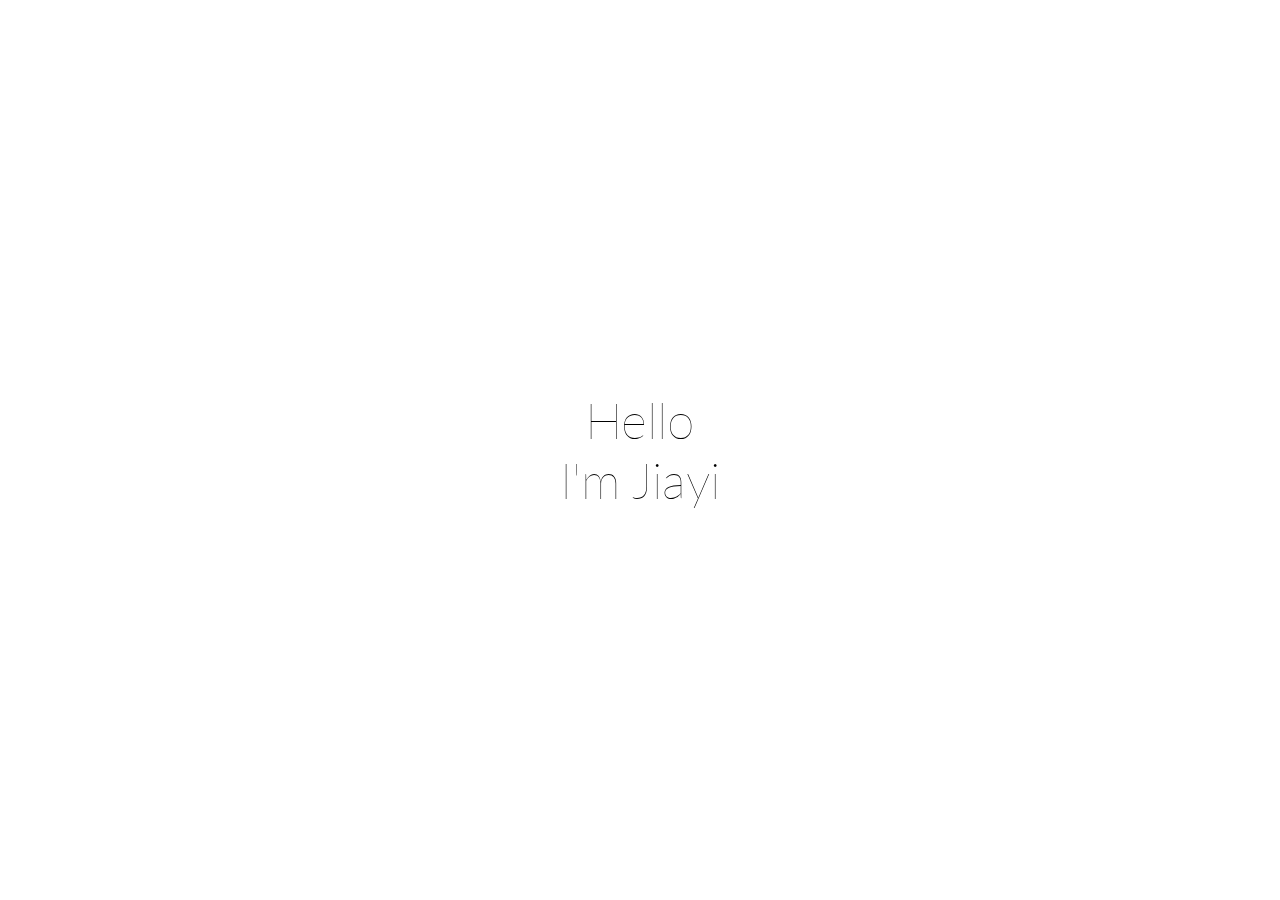
<file: index.html>
<!doctype html>
<html lang="en">
	<head>
		<meta charset="utf-8">
	    <title>Jiayi Zhao</title>
	    <link rel="stylesheet" href="style/intro.css">

	    <!--The following line loads in 2 fonts from Google Fonts: Bad Script and Lato-->
	    <link href="https://fonts.googleapis.com/css?family=Bad+Script|Lato:300,400,700" rel="stylesheet">
	</head>
	<body>
		<div class="intro">
			<div class="glitch glitchFadeout" data-text="Hello">Hello</div> 
			<div class="glitch glitchFadeout" data-text="I'm Jiayi">I'm Jiayi</div>
		</div>
		<script type="text/javascript">
			var x = document.getElementsByClassName("glitchFadeout")[0];
			x.addEventListener("animationend", function(){
				if (window.innerWidth < window.innerHeight)
				{
					window.location.href = "index-mobile.html";
				}
				else
				{
					window.location.href = "index.html";
				}
			});
		</script>
	</body>
</html>
</file>
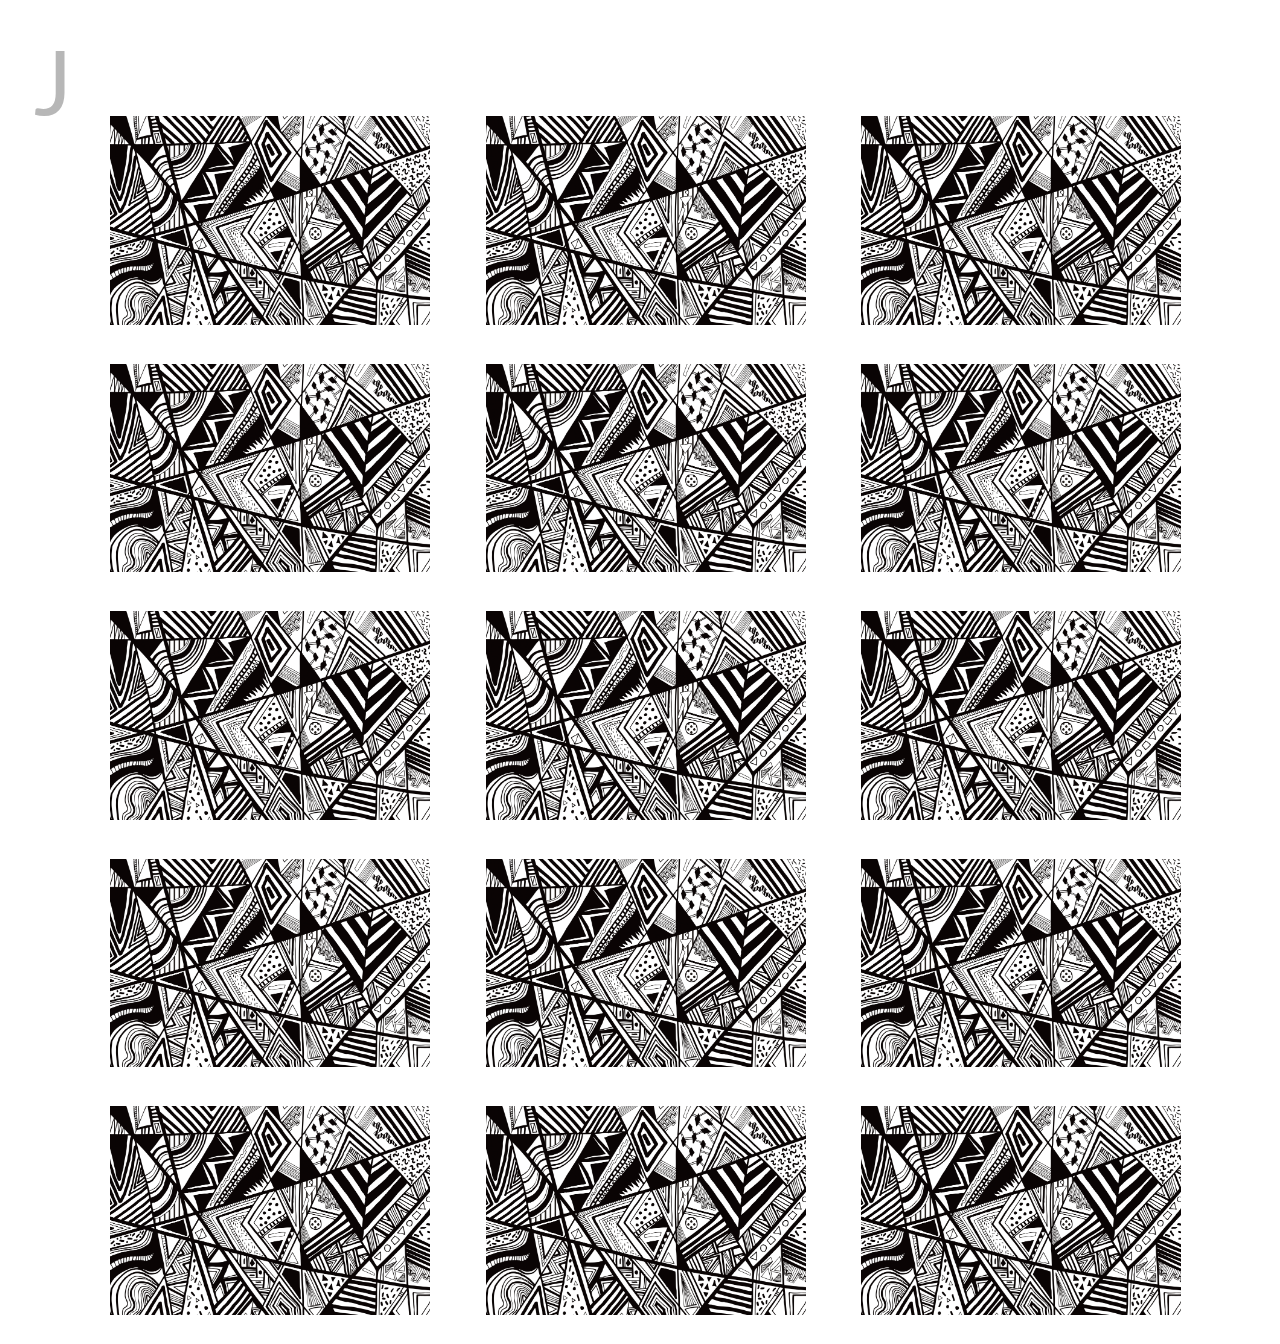
<file: grid-view.html>
<!doctype html>
<html lang="en">
	<head>
		<meta charset="utf-8">
	    <title>Jiayi Zhao</title>

	    <!--The following line loads in your CSS style sheet-->
	    <link rel="stylesheet" href="style/grid-view.css">

	    <!--The following line loads in 2 fonts from Google Fonts: Bad Script and Lato-->
	    <link href="https://fonts.googleapis.com/css?family=Bad+Script|Lato:300,400,700" rel="stylesheet">

	    <!--The following line loads in your JS script-->
	    <!-- <script src="scripts/index.js"></script> -->
	    <!-- <script src="scripts/work.js"></script> -->
	</head>
	<body>
		<a href="index-web.html"><div id="logo">J</div></a>
		<div id="gridContainer">
			<span>
				<div class="gridSingle">
					<img src="resources/work/workDefault.png">
					<div class="overLay"><div class="overLayText">Behavior Visualization</div></div>
				</div>
			</span>
			<span>
				<div class="gridSingle">
					<img src="resources/work/workDefault.png">
					<div class="overLay"><div class="overLayText">Url Categorization</div></div>
				</div>
			</span>
			<span>
				<div class="gridSingle">
				<img src="resources/work/workDefault.png">
				<div class="overLay"><div class="overLayText">Audio Editor</div></div>
				</div>
			</span>
			<span>
				<div class="gridSingle">
				<img src="resources/work/workDefault.png">
				<div class="overLay"><div class="overLayText">Course Work</div></div>
				</div>
			</span>
			<span>
				<div class="gridSingle">
				<img src="resources/work/workDefault.png">
				<div class="overLay"><div class="overLayText">Portfolio Website</div></div>
				</div>
			</span>
			<span>
				<div class="gridSingle">
				<img src="resources/work/workDefault.png">
				<div class="overLay"><div class="overLayText">Dog Harness Website</div></div>
				</div>
			</span>
			<span>
				<div class="gridSingle">
				<img src="resources/work/workDefault.png">
				<div class="overLay"><div class="overLayText">Group To-Do List App</div></div>
				</div>
			</span>
			<span>
				<div class="gridSingle">
				<img src="resources/work/workDefault.png">
				<div class="overLay"><div class="overLayText">Guitar 101 Book</div></div>
				</div>
			</span>
			<span>
				<div class="gridSingle">
				<img src="resources/work/workDefault.png">
				<div class="overLay"><div class="overLayText">Typeface Poster</div></div>
				</div>
			</span>
			<span>
				<div class="gridSingle">
				<img src="resources/work/workDefault.png">
				<div class="overLay"><div class="overLayText">Squares Illustration</div></div>
				</div>
			</span>
			<span>
				<div class="gridSingle">
				<img src="resources/work/workDefault.png">
				<div class="overLay"><div class="overLayText">René + AiWeiWei</div></div>
				</div>
			</span>
			<span>
				<div class="gridSingle">
				<img src="resources/work/workDefault.png">
				<div class="overLay"><div class="overLayText">Photography</div></div>
				</div>
			</span>
			<span>
				<div class="gridSingle">
				<img src="resources/work/workDefault.png">
				<div class="overLay"><div class="overLayText">Collages</div></div>
				</div>
			</span>
			<span>
				<div class="gridSingle">
				<img src="resources/work/workDefault.png">
				<div class="overLay"><div class="overLayText">Graduation Video</div></div>
				</div>
			</span>
			<span>
				<div class="gridSingle">
				<img src="resources/work/workDefault.png">
				<div class="overLay"><div class="overLayText">Music</div></div>
				</div>
			</span>
		</div>
	</body>
</html>
</file>
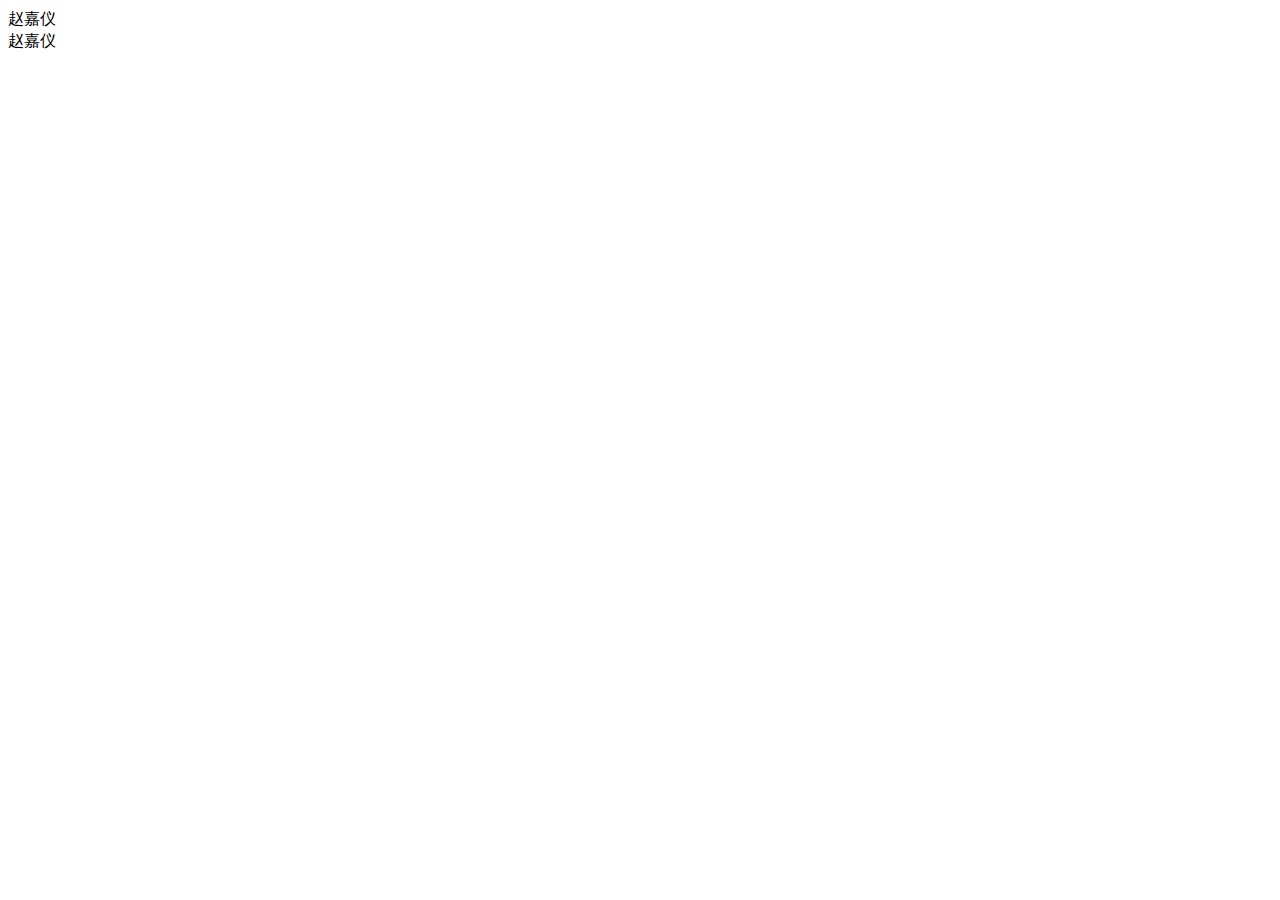
<file: index-web.html>
<!doctype html>
<html lang="en">
	<head>
		<meta charset="utf-8">
	    <title>Jiayi Zhao</title>

	    <!--The following line loads in your CSS style sheet-->
	    <link rel="stylesheet" href="style/index.css">

	    <!--The following line loads in 2 fonts from Google Fonts: Bad Script and Lato-->
	    <link href="https://fonts.googleapis.com/css?family=Bad+Script|Lato:300,400,700" rel="stylesheet">

	    <!--The following line loads in your JS script-->
	    <!-- <script src="scripts/index.js"></script> -->
	    <script src="scripts/index.js"></script>
	    <script type="text/javascript">
	    	window.addEventListener("resize", function(){
	    		var ratio = (window.innerWidth * 0.46 * 0.74) / window.innerHeight;
	    		console.log("resize");
				for (var i = 0; i < document.getElementsByClassName("bars").length; i++)
				{
					var id = "bar" + (i+1);
					var bar = document.getElementById(id);
					var barY = bar.getBoundingClientRect().top;
					var barLeft = (window.innerHeight - barY) * ratio + window.innerWidth * 0.46 * 0.26;
					bar.style.marginLeft = barLeft + "px";
				}
	    	});
	    </script>
	</head>
	<body>
<!-- 		<div class="intro">
			<div class="glitch glitchFadeout" data-text="Hello">Hello</div> 
			<div class="glitch glitchFadeout" data-text="I'm Jiayi">I'm Jiayi</div>
		</div> -->
		<div id="background">
		<script type="text/javascript">
			var bg = document.getElementById("background");
			// var bars = document.getElementByClassName("bars");
			bg.addEventListener("animationstart", function(){
				var ratio = (window.innerWidth * 0.46 * 0.74) / window.innerHeight;
				for (var i = 0; i < document.getElementsByClassName("bars").length; i++)
				{
					var id = "bar" + (i+1);
					var bar = document.getElementById(id);
					var barOverlay = document.getElementById(id + "Overlay");
					var barY = bar.getBoundingClientRect().top;
					var barHeight = bar.clientHeight;
					var barWidth = bar.clientWidth;
					// console.log(barY);
					console.log(barHeight, barWidth);
					var barLeft = (window.innerHeight - barY) * ratio + window.innerWidth * 0.46 * 0.26;
					var barLeftOverlay = (window.innerHeight - barY - (barHeight/2)) * ratio + window.innerWidth * 0.46 * 0.26 - (barWidth/2);
					barOverlay.style.marginLeft = barLeftOverlay + "px";
					bar.style.marginLeft = barLeft + "px";
					console.log("marginLeft: ", bar.style.marginLeft);
					console.log("client left: ", bar.getBoundingClientRect().left);
				}
			});
		</script>
<!-- 			<div id="defaultBg"></div>
			<img src="resources/background/defaultBg.jpg" id="defaultBg" />
			<div id="aboutBg"></div>
			<div id="contactBg"></div> -->
		</div>
		<div id="chineseNameShadow">赵嘉仪</div>
		<div id="chineseName">赵嘉仪</div>
		<div id="shade"></div>
		<script type="text/javascript">
			var shade = document.getElementById("shade");
			shade.addEventListener("animationend", function(){
				var bars = document.getElementsByClassName("bars");
				var barWidth = bars[0].clientWidth;
				var barHeight = bars[0].clientHeight;
				var ratio = (window.innerWidth * 0.46 * 0.74) / window.innerHeight;
				var desiredDis = (barWidth/2) + (barHeight/2)*ratio;
				var id = setInterval(move, 10);
				var movedDis = 0;
				var speed = 1;


				function getSignalPos(bar){
					var barY = bar.getBoundingClientRect().top;
					var signalPos = (window.innerHeight - barY) * ratio + window.innerWidth * 0.46 * 0.26;
					return signalPos;
				}

				function getTriPos(bar){
					var barY = bar.getBoundingClientRect().top;
					var barHeight = bar.clientHeight;
					var triPos = (window.innerHeight - barY - barHeight) * ratio + window.innerWidth * 0.46 * 0.26;
					return triPos;
				}


				function updateBarOverlay(){
					// var barOne = document.getElementById("bar1");
					var barsOverlays = document.getElementsByClassName("barsOverlays");
					var barOneLeft = bars[0].getBoundingClientRect().left;
					// var barOneY = bars[0].getBoundingClientRect().top;
					// var barOneHeight = bars[0].clientHeight;
					var signalPos = getSignalPos(bars[0]);
					var triPos = getTriPos(bars[0]);
					// var signalPos = (window.innerHeight - barOneY) * ratio + window.innerWidth * 0.46 * 0.26;
					// var triPos = (window.innerHeight - barOneY - barOneHeight) * ratio + window.innerWidth * 0.46 * 0.26;
					if (barOneLeft < signalPos){
						if (barOneLeft >= triPos)
						{
							for (var i = 0; i < bars.length; i++)
							{
								var barHeight = bars[i].clientHeight;
								var barLeft = bars[i].getBoundingClientRect().left;
								var barOverlayLeft = barsOverlays[i].getBoundingClientRect().left;
								var topLeft = (barLeft-barOverlayLeft) + ",0";
								var barSigPos = getSignalPos(bars[i]);
								var topRight = (barSigPos - barOverlayLeft) + ",0";
								var bot = (barLeft-barOverlayLeft) + "," + ((barSigPos - barLeft) / ratio);
								var clipPath = topLeft + " " + bot + " " + topRight;
								// bars[i].style.cliPath = clipPath;
								var svgPath = document.getElementById("barPolygon");
								svgPath.setAttribute("points", clipPath);
							}
						} else
						{
							for (var i = 0; i < bars.length; i++)
							{
								var barHeight = bars[i].clientHeight;
								var barLeft = bars[i].getBoundingClientRect().left;
								var barOverlayLeft = barsOverlays[i].getBoundingClientRect().left;
								var topLeft = (barLeft-barOverlayLeft) + ",0";
								var botLeft =  (barLeft-barOverlayLeft) + "," + barHeight;
								var topRight = (getSignalPos(bars[i]) - barOverlayLeft) + ",0";
								var botRight = (getTriPos(bars[i]) - barOverlayLeft) + "," + barHeight;
								// var clipPath = "polygon(" + topLeft + ", " + botLeft + ", " + botRight + ", " + topRight + ")";
								var clipPath = topLeft + " " + botLeft + " " + botRight + " " + topRight;
								var svgPath = document.getElementById("barPolygon");
								svgPath.setAttribute("points", clipPath);
								// console.log(cliPath in bars[i].style);
							}
						}
					}
				}
				function move(){
					if ((desiredDis-movedDis) < speed)
					{
						movedDis = desiredDis;
						for (var i = 0; i < bars.length; i++)
						{
							bars[i].style.marginLeft = (bars[i].getBoundingClientRect().left - (desiredDis-movedDis)) + "px";
						}
						updateBarOverlay();
						clearInterval(id);
					} else {
						movedDis = movedDis + speed;
						for (var i = 0; i < bars.length; i++)
						{
							bars[i].style.marginLeft = (bars[i].getBoundingClientRect().left - speed) + "px";
						}
						updateBarOverlay();
					}
				}
			});
		</script>
		<!-- <div class="chineseName" data-text="赵嘉仪">赵嘉仪</div> -->
		<div class="buttonBars">
			<div class="bars" id="bar1"></div>
			<div class="bars" id="bar2"></div>
			<div class="bars" id="bar3"></div>
<!-- 			<script type="text/javascript">
				var ratio = (window.innerWidth * 0.46 * 0.74) / window.innerHeight;
				var barOne = document.getElementById("bar1");
				var barOneY = barOne.getBoundingClientRect().top;
				// var barOneHeight = getPosition(barOne).y;
				var barOneLeft = (window.innerHeight - barOneY) * ratio;
				console.log(barOneLeft);
				barOne.style.left = barOneLeft;
			</script> -->
		</div>
		<div class="buttonBarsOverlays">
			<a href="about.html" onmouseover="changeBackground(0)" onmouseleave="changedBackground()"><div class="barsOverlays" id="bar1Overlay">
				<div class="barLetters">
					<span>A</span>
					<span>B</span>
					<span>O</span>
					<span>U</span>
					<span>T</span>
				</div>
			</div></a>
			<a href="work.html" onmouseover="changeBackground(1)" onmouseleave="changedBackground()"><div class="barsOverlays" id="bar2Overlay">
				<div class="barLetters">
					<span>W</span>
					<span>O</span>
					<span>R</span>
					<span>K</span>
				</div>
			</div></a>
			<a href="contact.html" onmouseover="changeBackground(2)" onmouseleave="changedBackground()"><div class="barsOverlays" id="bar3Overlay">
				<div class="barLetters">
					<span>C</span>
					<span>O</span>
					<span>N</span>
					<span>T</span>
					<span>A</span>
					<span>C</span>
					<span>T</span>
				</div>
			</div></a>
		</div>

<!-- 		<div class="nameTitle">
			<span id="headLetter">J</span>
			<span>I</span>
			<span>A</span>
			<span>Y</span>
			<span>I</span>
		</div> -->

		<svg width="0%" height="0%">
			<defs>
				<clipPath id="barClip">
					<polygon id="barPolygon" points="0,0 0,0 0,0 0,0"/>
				</clipPath>
			</defs>
		</svg>

	</body>
</html>
</file>
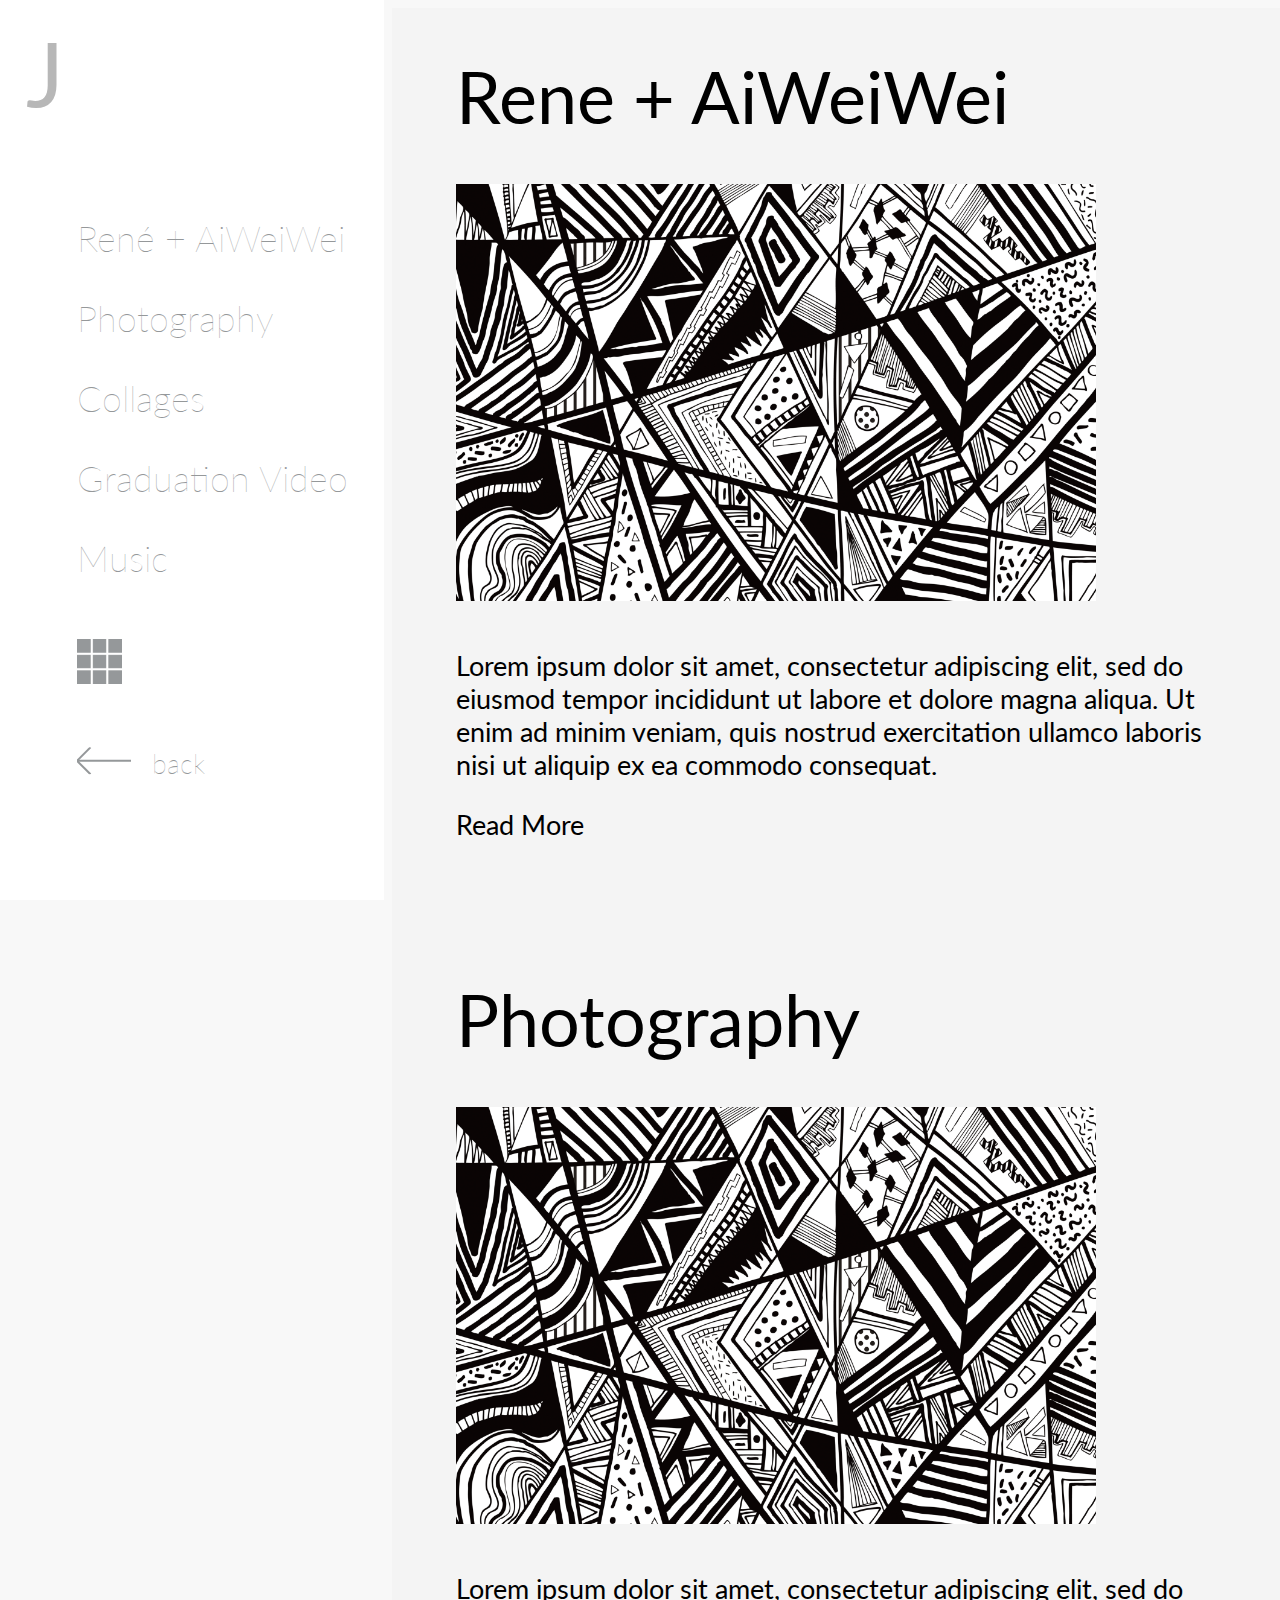
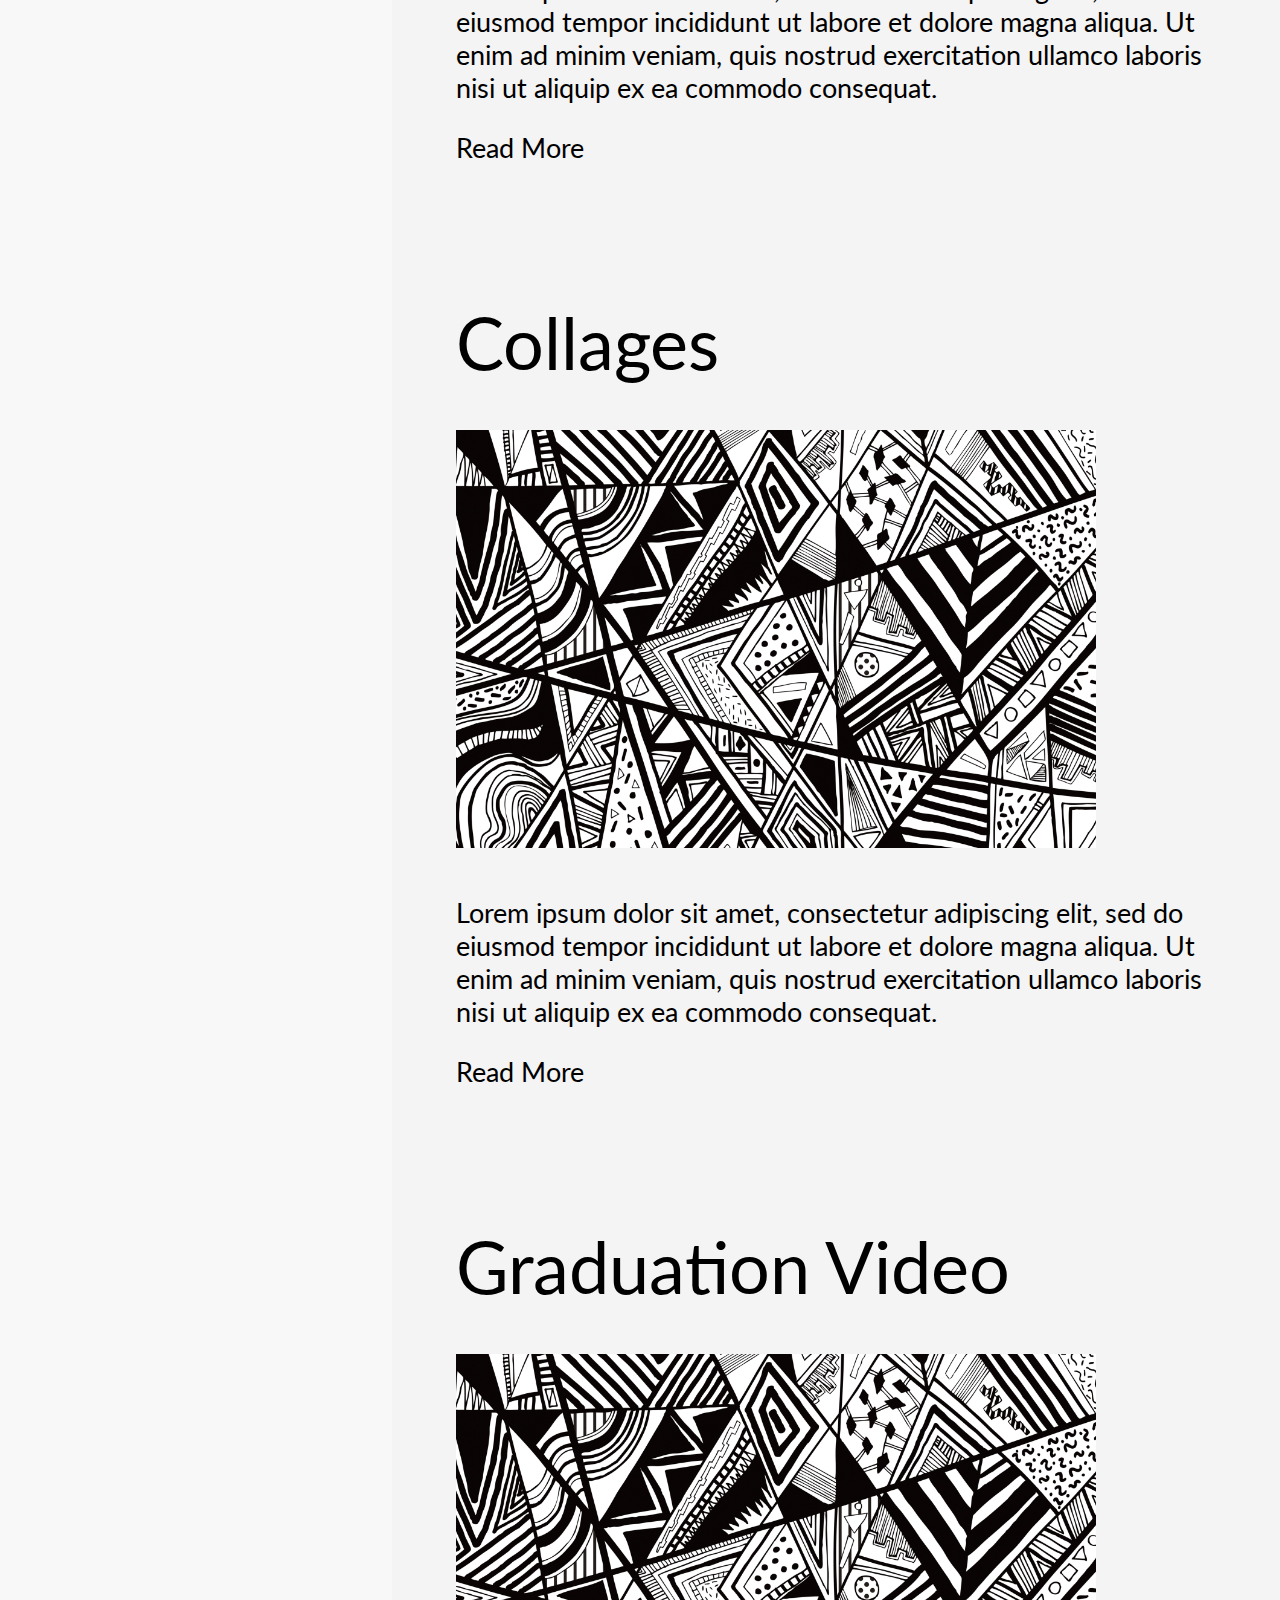
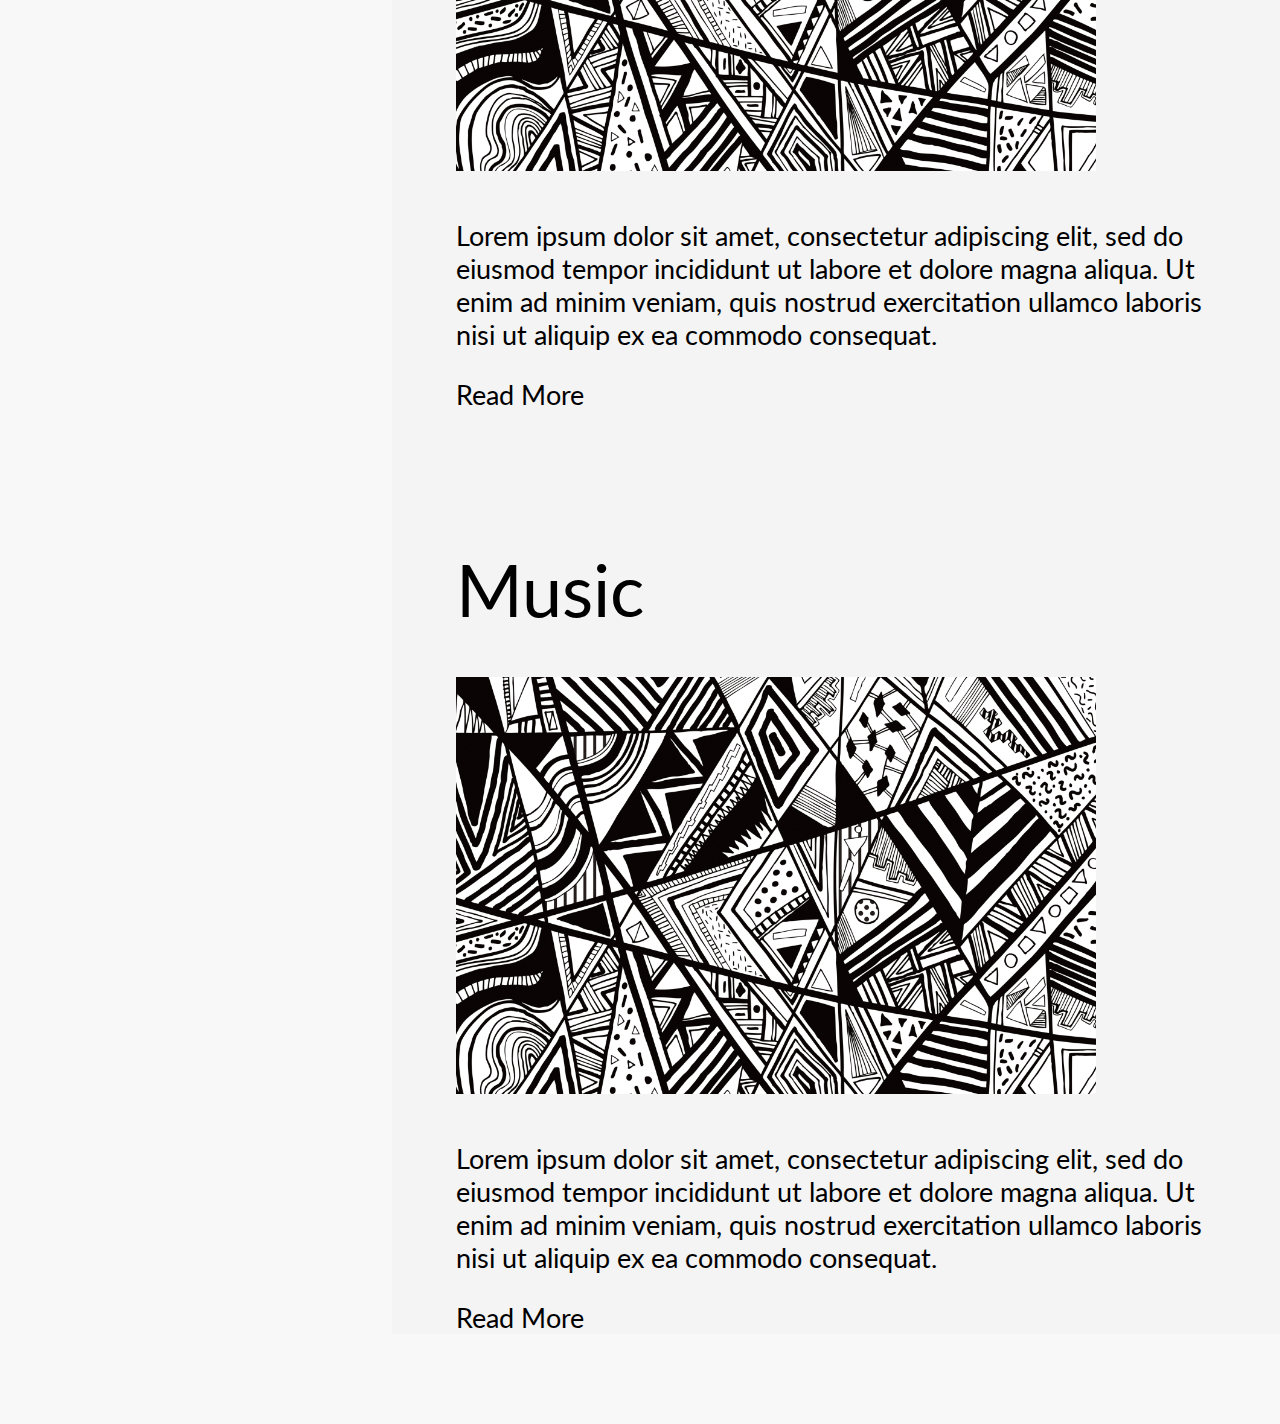
<file: work-personal.html>
<!doctype html>
<html lang="en">
	<head>
		<meta charset="utf-8">
	    <title>Jiayi Zhao</title>

	    <!--The following line loads in your CSS style sheet-->
	    <link rel="stylesheet" href="style/work-personal.css">

	    <!--The following line loads in 2 fonts from Google Fonts: Bad Script and Lato-->
	    <link href="https://fonts.googleapis.com/css?family=Bad+Script|Lato:300,400,700" rel="stylesheet">

	    <!--The following line loads in your JS script-->
	    <!-- <script src="scripts/index.js"></script> -->
	    <script src="scripts/workIndividual.js"></script>
	</head>
	<body onload="addChangeFunctions()">
		<div id="leftCol">
			<a href="index-web.html"><div id="logo">J</div></a>
			<div id="projectItems">
				<div class="projectLi" onclick="window.location.href='#cRene'">René + AiWeiWei</div>
				<div class="projectLi" onclick="window.location.href='#cPhoto'">Photography</div>
				<div class="projectLi" onclick="window.location.href='#cCollages'">Collages</div>
				<div class="projectLi" onclick="window.location.href='#cGra'">Graduation Video</div>
				<div class="projectLi" onclick="window.location.href='#cMusic'">Music</div>
			</div>
			<div id="gridView">
				<a href="grid-view.html"><img src="resources/gridViewButton.png" alt="grid view"></a>
			</div>
			<div id="backButton" onclick="window.location.href='work.html'">
				<svg id="arrowSVG" width="100" height="100">
					<line id="arrowSVGTop" x1="0" y1="0" x2="0" y2="0" style="stroke:rgb(149,152,154);stroke-width:2" />
					<line id="arrowSVGBottom" x1="0" y1="0" x2="0" y2="0" style="stroke:rgb(149,152,154);stroke-width:2" />
					<line id="arrowSVGMid" x1="0" y1="0" x2="0" y2="0" style="stroke:rgb(149,152,154);stroke-width:2" />
				</svg>
				back
			</div>
		</div>
		<div id="contentContainer">
			<div class="contentWrapper" id="cRene">
				<div class="contentTitle">Rene + AiWeiWei</div>
				<div class="contentImg"><img src="resources/work/workDefault.png"></div>
				<div class="contentDetail">Lorem ipsum dolor sit amet, consectetur adipiscing elit, sed do eiusmod tempor incididunt ut labore et dolore magna aliqua. Ut enim ad minim veniam, quis nostrud exercitation ullamco laboris nisi ut aliquip ex ea commodo consequat.</div>
				<div class="readMore">Read More</div>
			</div>
			<div class="contentWrapper" id="cPhoto">
				<div class="contentTitle">Photography</div>
				<div class="contentImg"><img src="resources/work/workDefault.png"></div>
				<div class="contentDetail">Lorem ipsum dolor sit amet, consectetur adipiscing elit, sed do eiusmod tempor incididunt ut labore et dolore magna aliqua. Ut enim ad minim veniam, quis nostrud exercitation ullamco laboris nisi ut aliquip ex ea commodo consequat.</div>
				<div class="readMore">Read More</div>
			</div>
			<div class="contentWrapper" id="cCollages">
				<div class="contentTitle">Collages</div>
				<div class="contentImg"><img src="resources/work/workDefault.png"></div>
				<div class="contentDetail">Lorem ipsum dolor sit amet, consectetur adipiscing elit, sed do eiusmod tempor incididunt ut labore et dolore magna aliqua. Ut enim ad minim veniam, quis nostrud exercitation ullamco laboris nisi ut aliquip ex ea commodo consequat.</div>
				<div class="readMore">Read More</div>
			</div>
			<div class="contentWrapper" id="cGra">
				<div class="contentTitle">Graduation Video</div>
				<div class="contentImg"><img src="resources/work/workDefault.png"></div>
				<div class="contentDetail">Lorem ipsum dolor sit amet, consectetur adipiscing elit, sed do eiusmod tempor incididunt ut labore et dolore magna aliqua. Ut enim ad minim veniam, quis nostrud exercitation ullamco laboris nisi ut aliquip ex ea commodo consequat.</div>
				<div class="readMore">Read More</div>
			</div>
			<div class="contentWrapper" id="cMusic">
				<div class="contentTitle">Music</div>
				<div class="contentImg"><img src="resources/work/workDefault.png"></div>
				<div class="contentDetail">Lorem ipsum dolor sit amet, consectetur adipiscing elit, sed do eiusmod tempor incididunt ut labore et dolore magna aliqua. Ut enim ad minim veniam, quis nostrud exercitation ullamco laboris nisi ut aliquip ex ea commodo consequat.</div>
				<div class="readMore">Read More</div>
			</div>
		</div>
	</body>
</html>
</file>
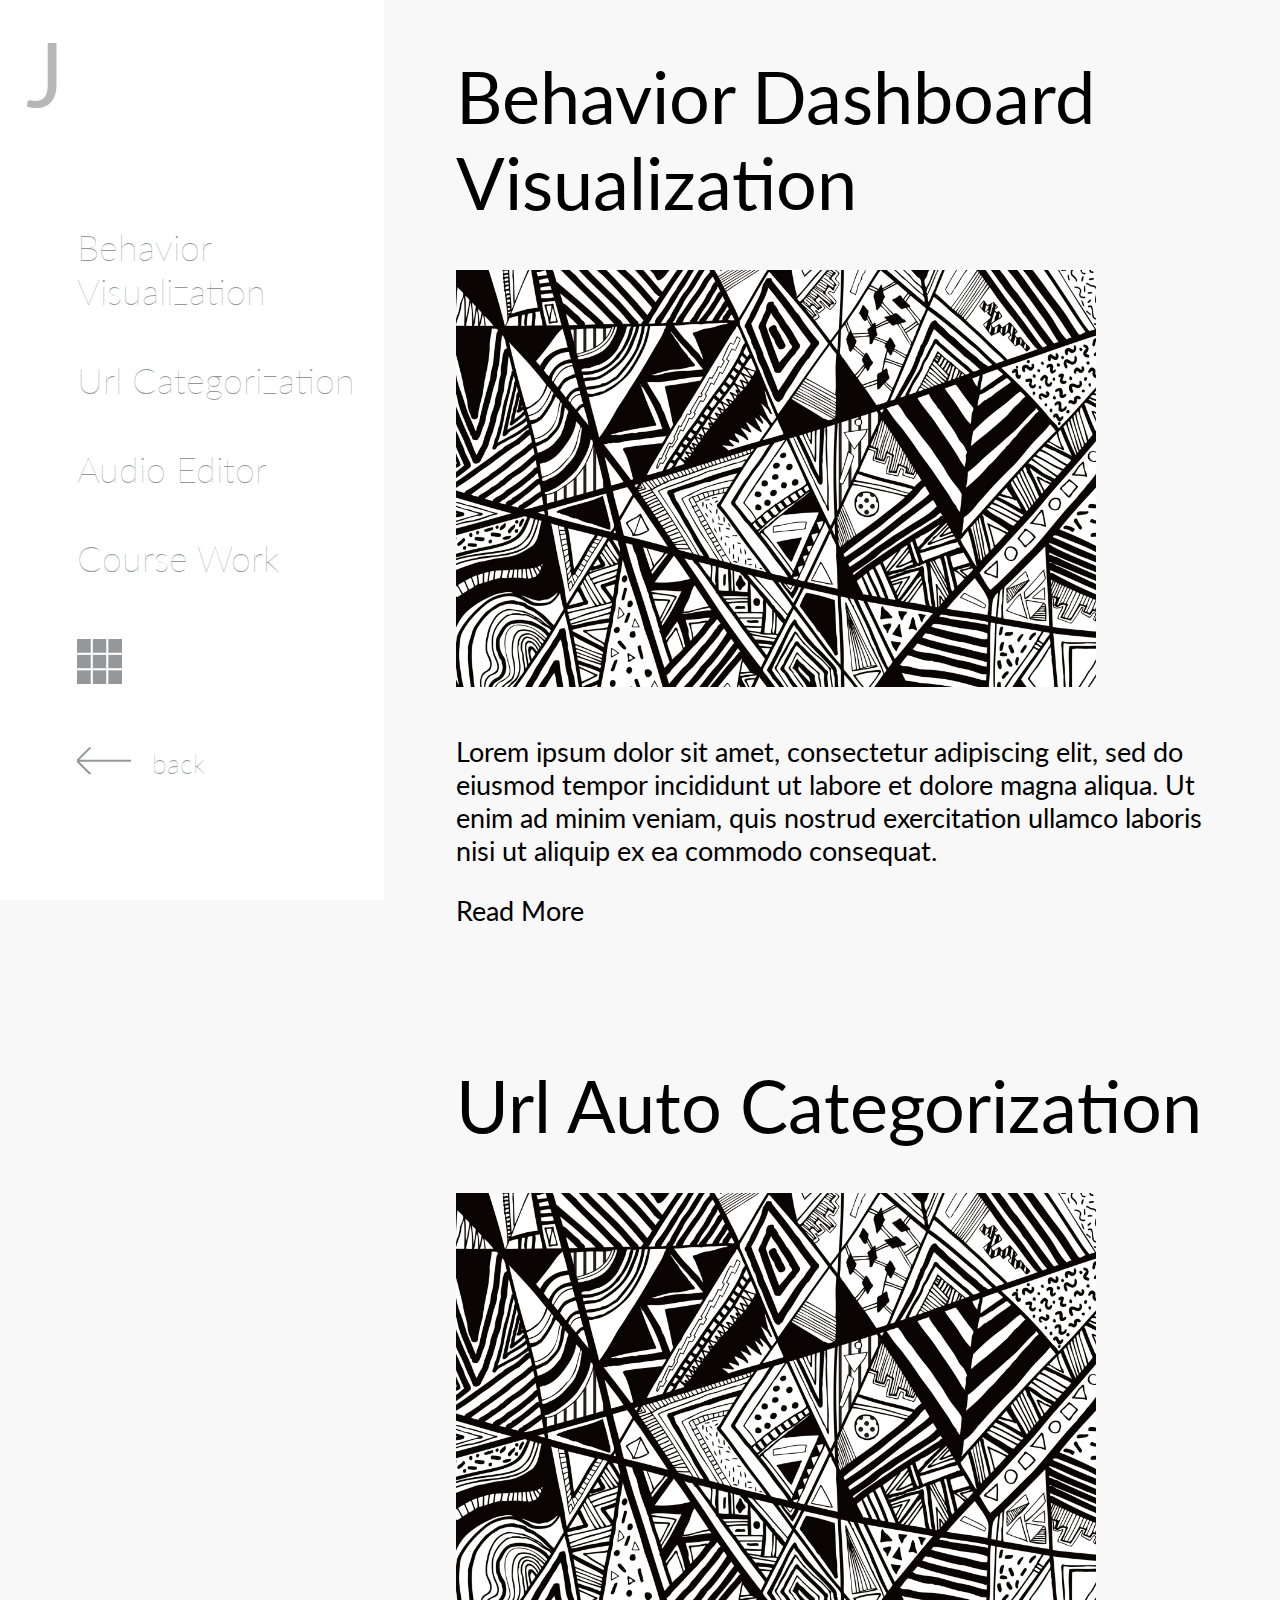
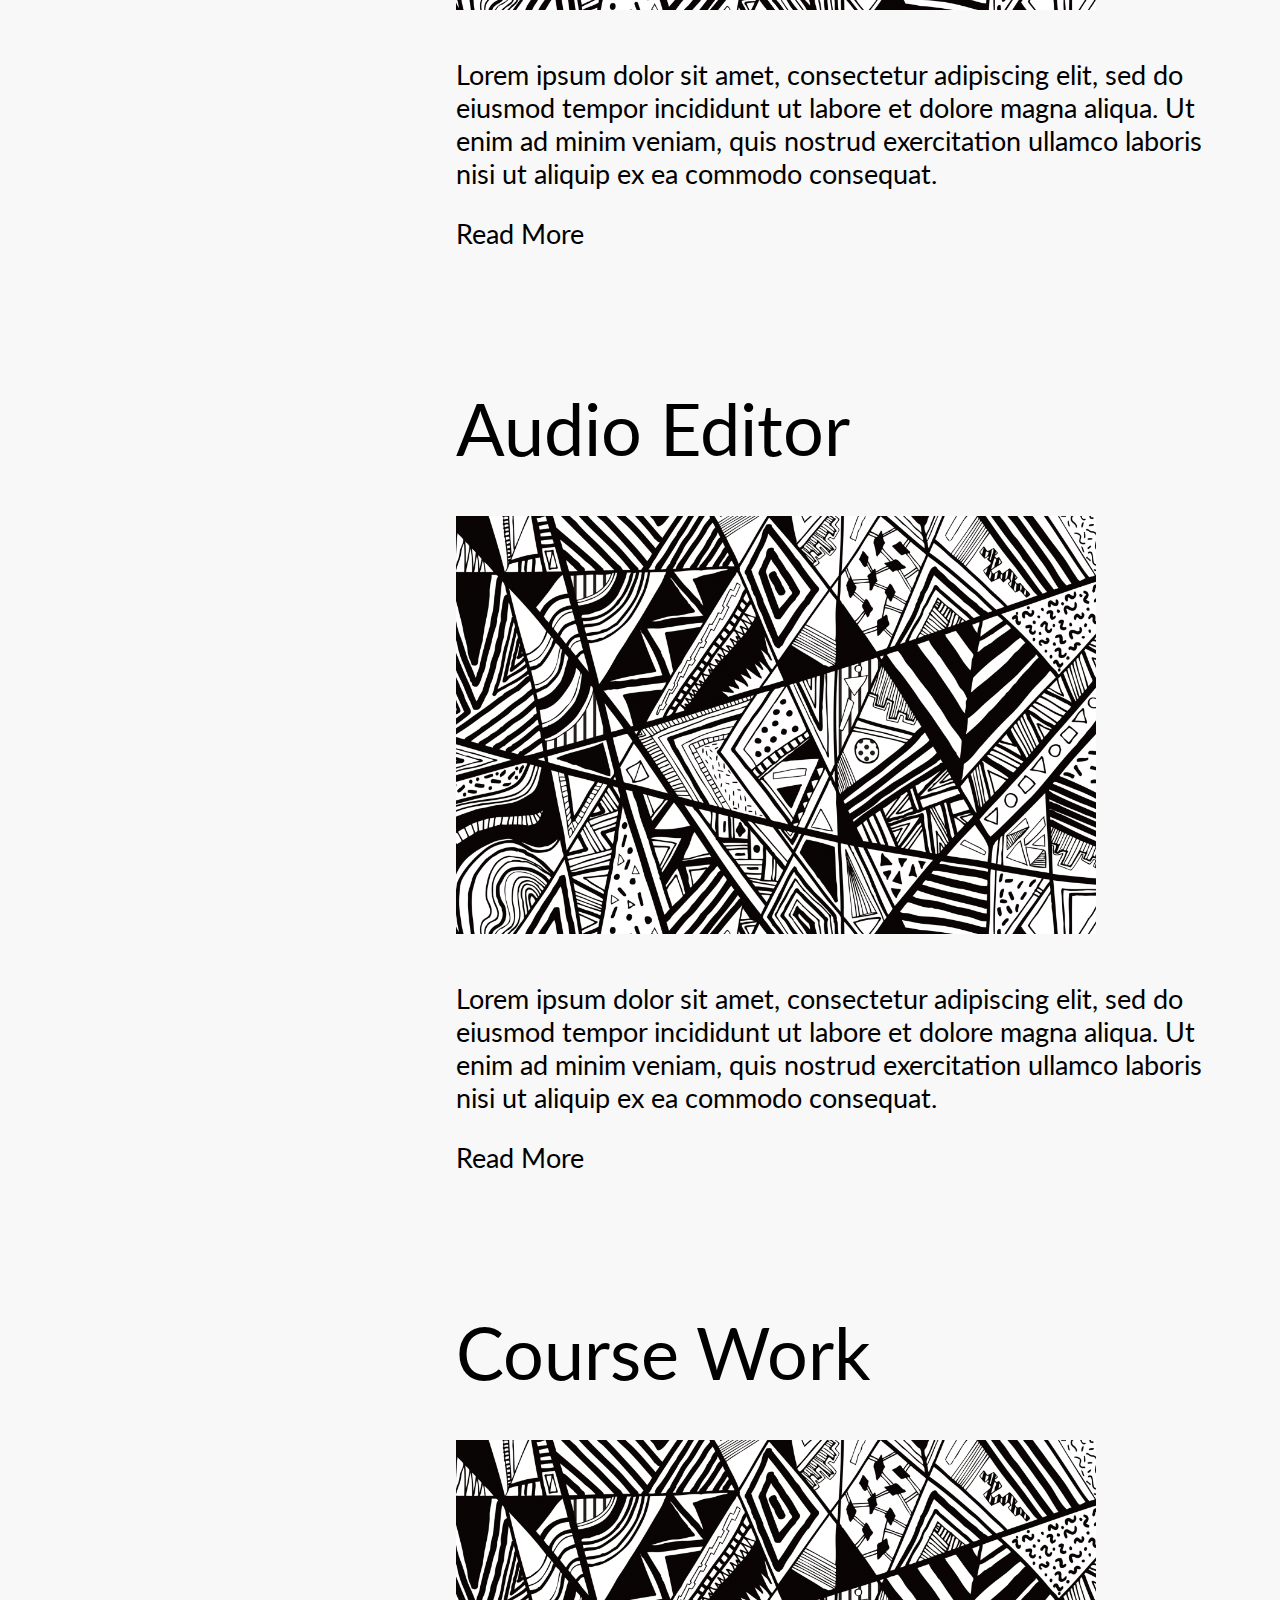
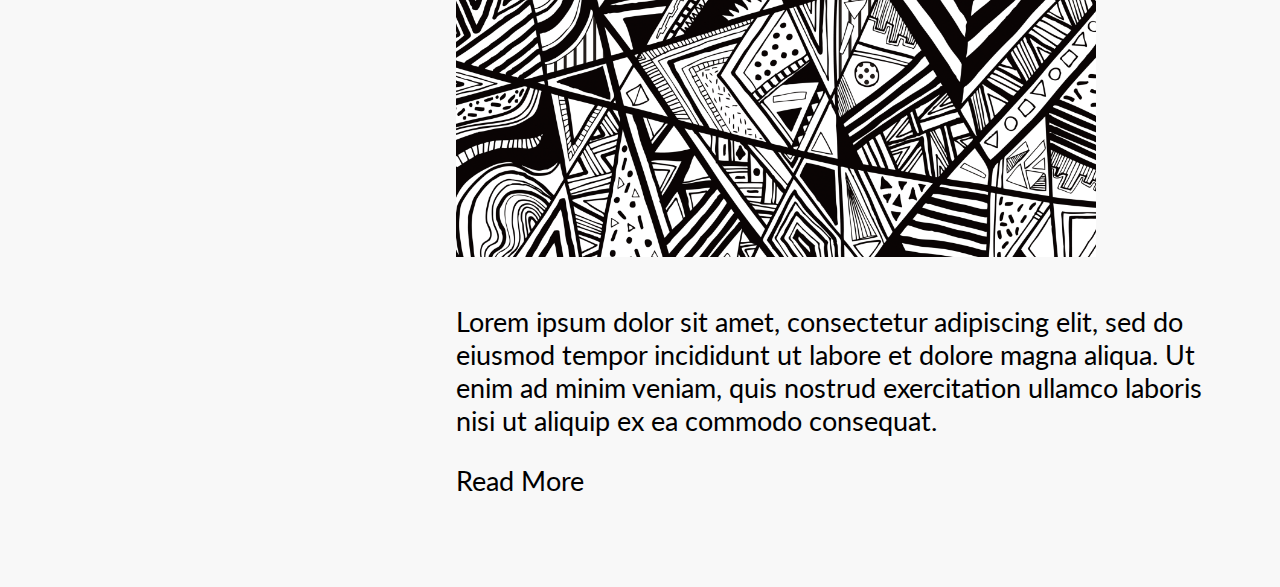
<file: work-software.html>
<!doctype html>
<html lang="en">
	<head>
		<meta charset="utf-8">
	    <title>Jiayi Zhao</title>

	    <!--The following line loads in your CSS style sheet-->
	    <link rel="stylesheet" href="style/workIndividual.css">

	    <!--The following line loads in 2 fonts from Google Fonts: Bad Script and Lato-->
	    <link href="https://fonts.googleapis.com/css?family=Bad+Script|Lato:300,400,700" rel="stylesheet">

	    <!--The following line loads in your JS script-->
	    <!-- <script src="scripts/index.js"></script> -->
	    <script src="scripts/workIndividual.js"></script>
	</head>
	<body onload="addChangeFunctions()">
		<div id="leftCol">
			<a href="index-web.html"><div id="logo">J</div></a>
			<div id="projectItems">
				<div class="projectLi" onclick="window.location.href='#beVi'">Behavior Visualization</div>
				<div class="projectLi" onclick="window.location.href='#urlCa'">Url Categorization</div>
				<div class="projectLi" onclick="window.location.href='#auEd'">Audio Editor</div>
				<div class="projectLi" onclick="window.location.href='#couWo'">Course Work</div>
			</div>
			<div id="gridView">
				<a href="grid-view.html"><img src="resources/gridViewButton.png" alt="grid view"></a>
			</div>
			<div id="backButton" onclick="window.location.href='work.html'">
				<svg id="arrowSVG" width="100" height="100">
					<line id="arrowSVGTop" x1="0" y1="0" x2="0" y2="0" style="stroke:rgb(149,152,154);stroke-width:2" />
					<line id="arrowSVGBottom" x1="0" y1="0" x2="0" y2="0" style="stroke:rgb(149,152,154);stroke-width:2" />
					<line id="arrowSVGMid" x1="0" y1="0" x2="0" y2="0" style="stroke:rgb(149,152,154);stroke-width:2" />
				</svg>
				back
			</div>
		</div>
		<div id="contentContainer">
			<div class="contentWrapper" id="beVi">
				<div class="contentTitle">Behavior Dashboard Visualization</div>
				<div class="contentImg"><img src="resources/work/workDefault.png"></div>
				<div class="contentDetail">Lorem ipsum dolor sit amet, consectetur adipiscing elit, sed do eiusmod tempor incididunt ut labore et dolore magna aliqua. Ut enim ad minim veniam, quis nostrud exercitation ullamco laboris nisi ut aliquip ex ea commodo consequat.</div>
				<div class="readMore">Read More</div>
			</div>
			<div class="contentWrapper" id="urlCa">
				<div class="contentTitle">Url Auto Categorization</div>
				<div class="contentImg"><img src="resources/work/workDefault.png"></div>
				<div class="contentDetail">Lorem ipsum dolor sit amet, consectetur adipiscing elit, sed do eiusmod tempor incididunt ut labore et dolore magna aliqua. Ut enim ad minim veniam, quis nostrud exercitation ullamco laboris nisi ut aliquip ex ea commodo consequat.</div>
				<div class="readMore">Read More</div>
			</div>
			<div class="contentWrapper" id="auEd">
				<div class="contentTitle">Audio Editor</div>
				<div class="contentImg"><img src="resources/work/workDefault.png"></div>
				<div class="contentDetail">Lorem ipsum dolor sit amet, consectetur adipiscing elit, sed do eiusmod tempor incididunt ut labore et dolore magna aliqua. Ut enim ad minim veniam, quis nostrud exercitation ullamco laboris nisi ut aliquip ex ea commodo consequat.</div>
				<div class="readMore">Read More</div>
			</div>
			<div class="contentWrapper" id="couWo">
				<div class="contentTitle">Course Work</div>
				<div class="contentImg"><img src="resources/work/workDefault.png"></div>
				<div class="contentDetail">Lorem ipsum dolor sit amet, consectetur adipiscing elit, sed do eiusmod tempor incididunt ut labore et dolore magna aliqua. Ut enim ad minim veniam, quis nostrud exercitation ullamco laboris nisi ut aliquip ex ea commodo consequat.</div>
				<div class="readMore">Read More</div>
			</div>
		</div>
	</body>
</html>
</file>
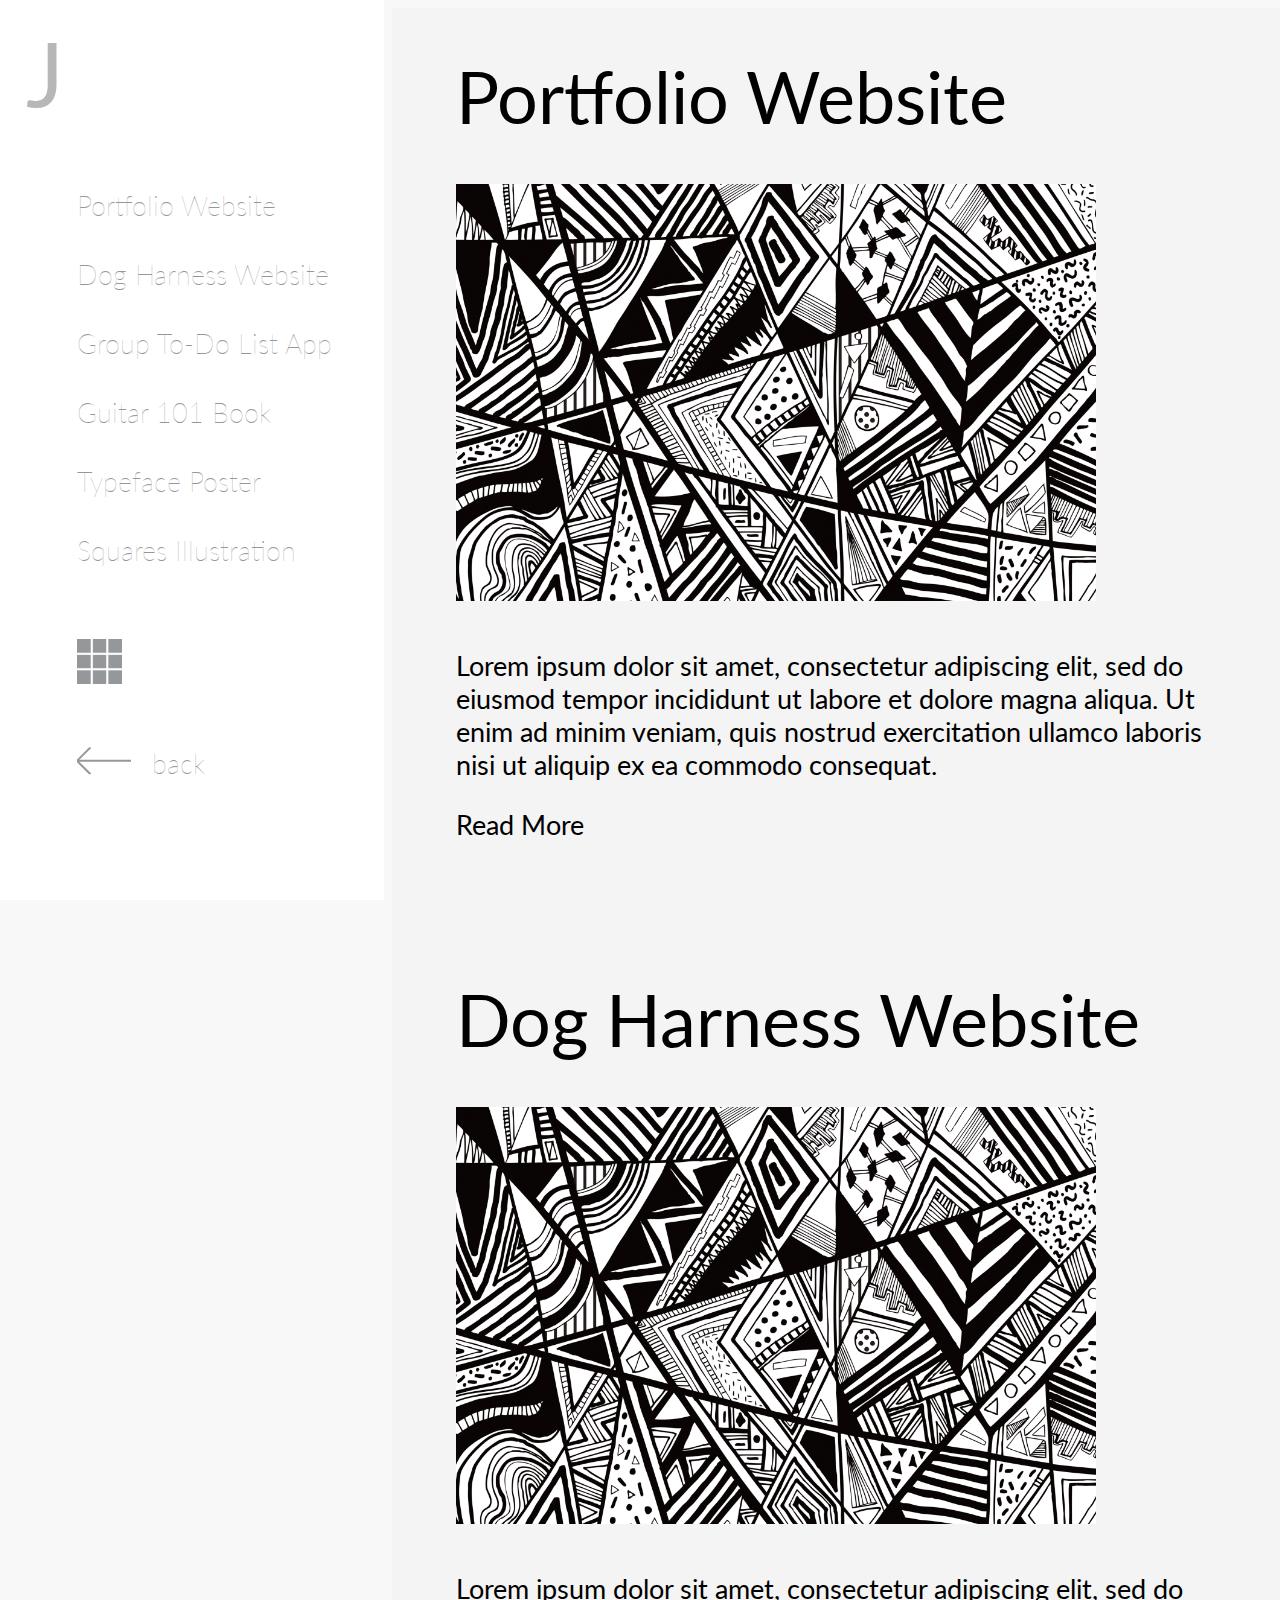
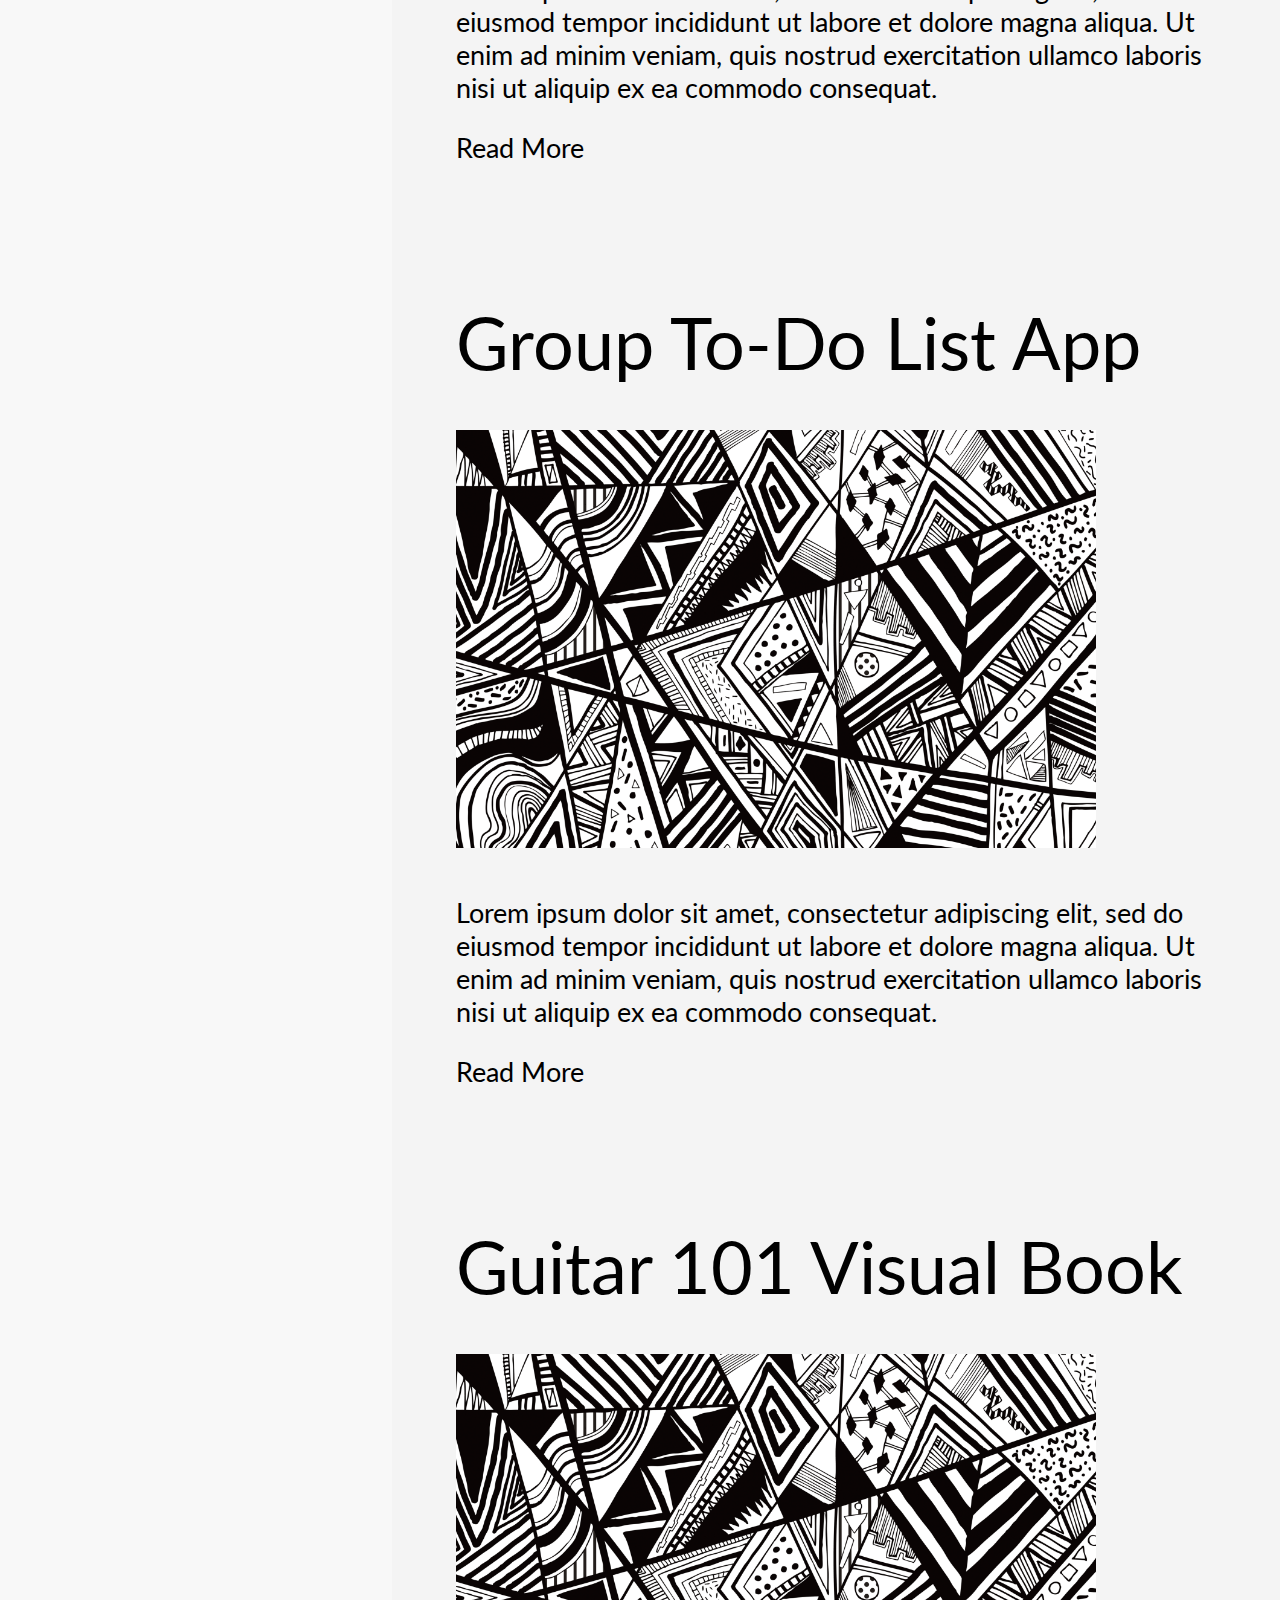
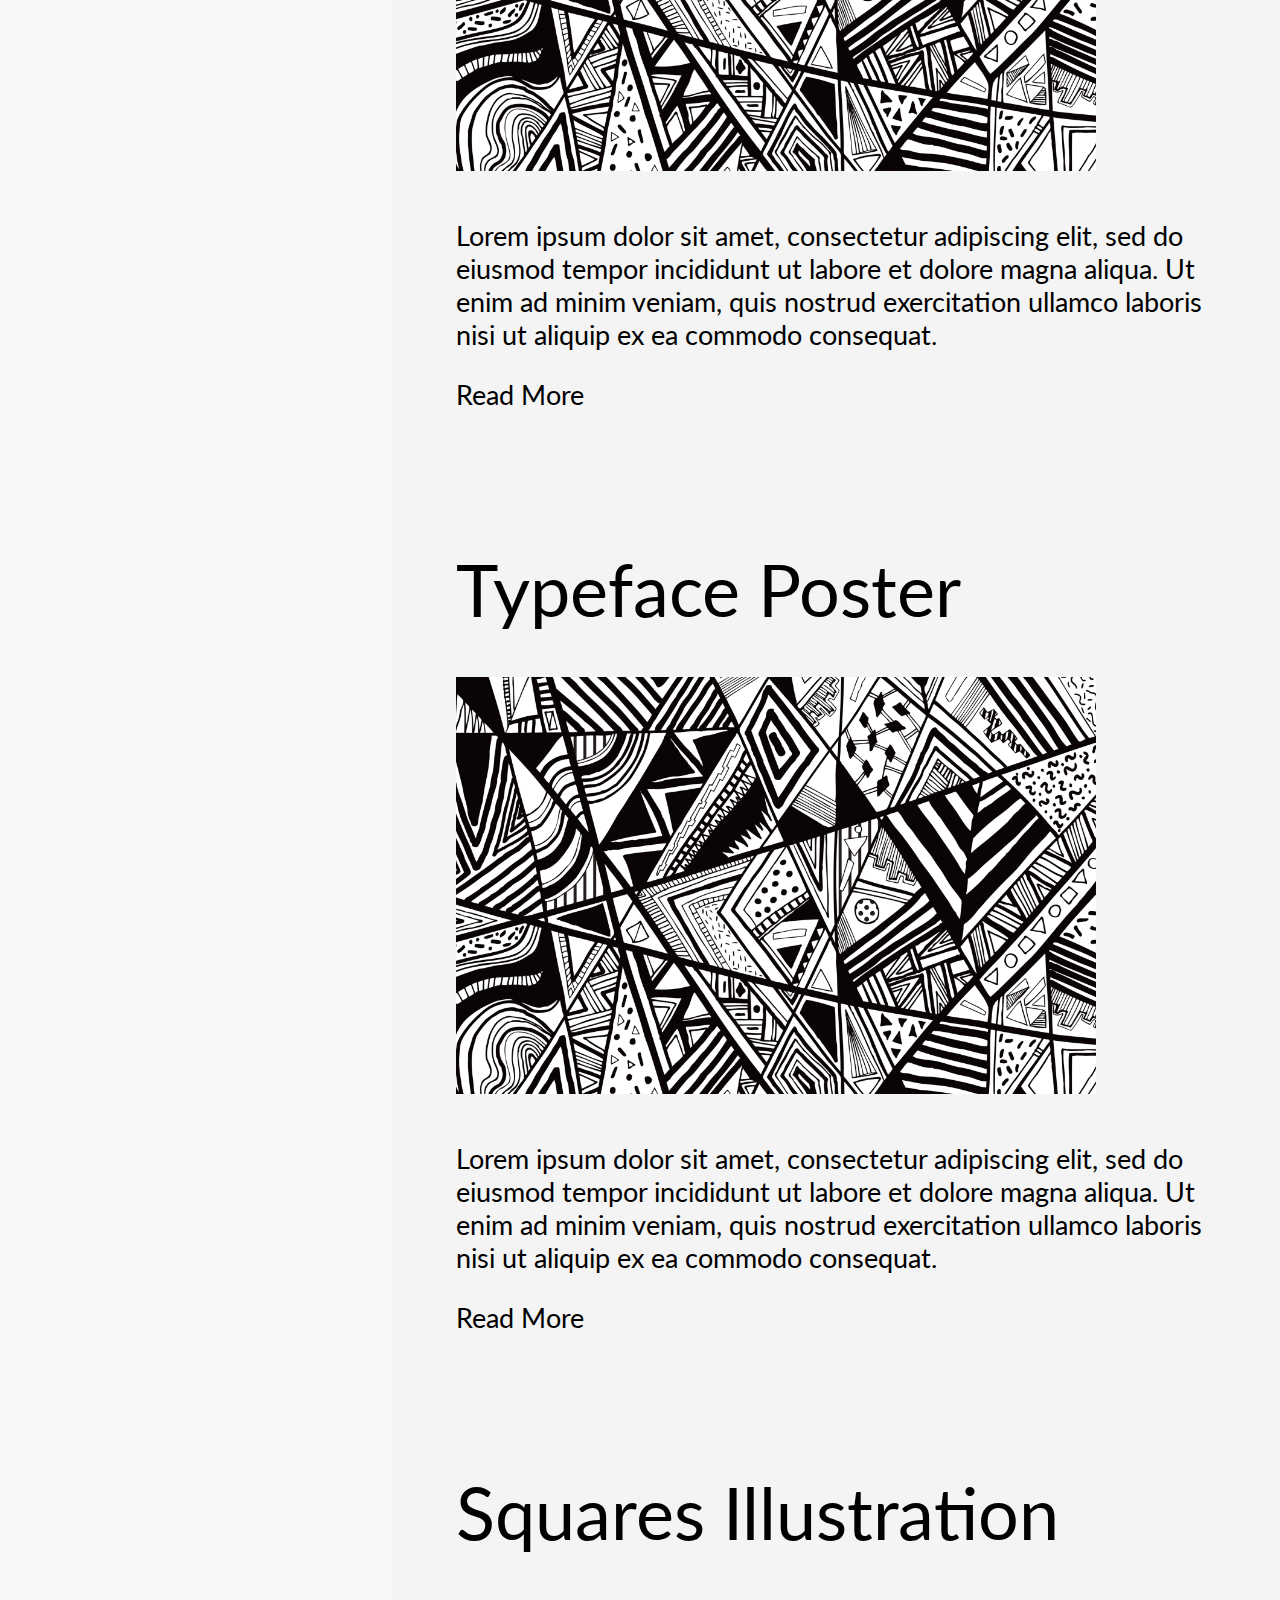
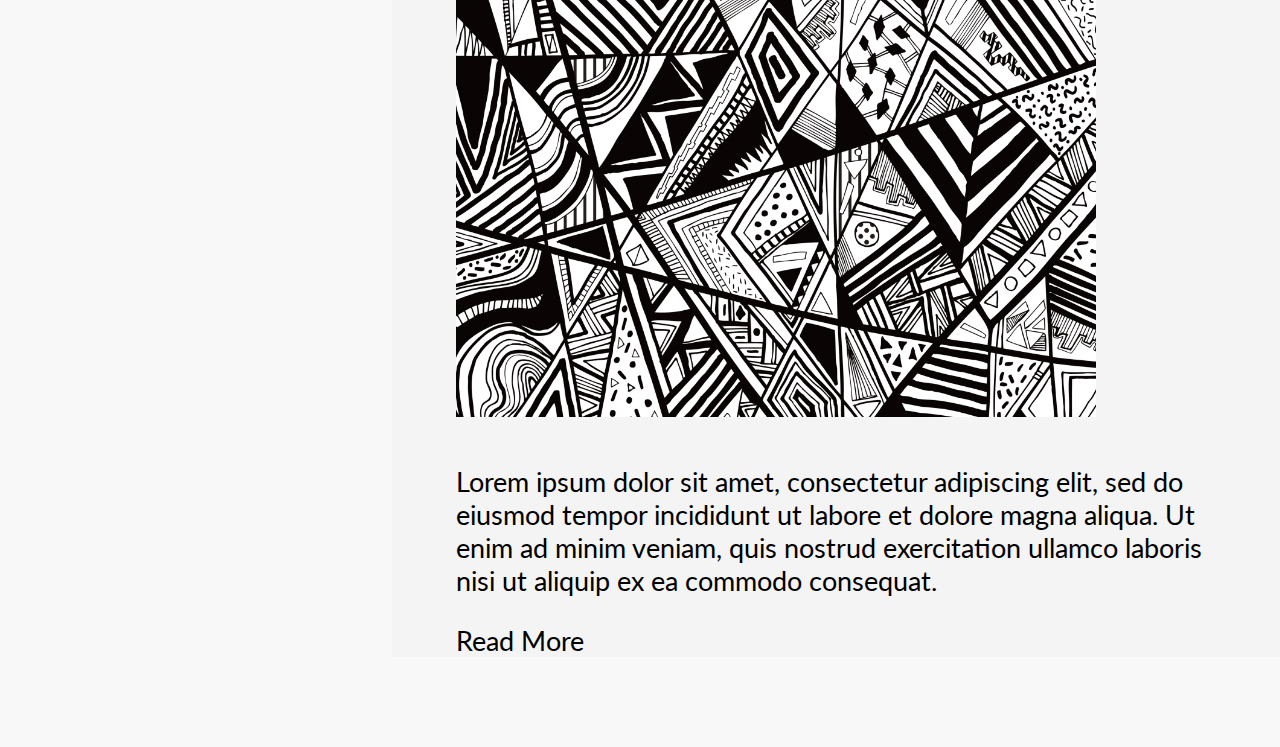
<file: work-uiux.html>
<!doctype html>
<html lang="en">
	<head>
		<meta charset="utf-8">
	    <title>Jiayi Zhao</title>

	    <!--The following line loads in your CSS style sheet-->
	    <link rel="stylesheet" href="style/work-uiux.css">

	    <!--The following line loads in 2 fonts from Google Fonts: Bad Script and Lato-->
	    <link href="https://fonts.googleapis.com/css?family=Bad+Script|Lato:300,400,700" rel="stylesheet">

	    <!--The following line loads in your JS script-->
	    <!-- <script src="scripts/index.js"></script> -->
	    <script src="scripts/workIndividual.js"></script>
	</head>
	<body onload="addChangeFunctions()">
		<div id="leftCol">
			<a href="index-web.html"><div id="logo">J</div></a>
			<div id="projectItems">
				<div class="projectLi" onclick="window.location.href='#cPort'">Portfolio Website</div>
				<div class="projectLi" onclick="window.location.href='#cDog'">Dog Harness Website</div>
				<div class="projectLi" onclick="window.location.href='#cGroup'">Group To-Do List App</div>
				<div class="projectLi" onclick="window.location.href='#cGui'">Guitar 101 Book</div>
				<div class="projectLi" onclick="window.location.href='#cTypeface'">Typeface Poster</div>
				<div class="projectLi" onclick="window.location.href='#cSquares'">Squares Illustration</div>
			</div>
			<div id="gridView">
				<a href="grid-view.html"><img src="resources/gridViewButton.png" alt="grid view"></a>
			</div>
			<div id="backButton" onclick="window.location.href='work.html'">
				<svg id="arrowSVG" width="100" height="100">
					<line id="arrowSVGTop" x1="0" y1="0" x2="0" y2="0" style="stroke:rgb(149,152,154);stroke-width:2" />
					<line id="arrowSVGBottom" x1="0" y1="0" x2="0" y2="0" style="stroke:rgb(149,152,154);stroke-width:2" />
					<line id="arrowSVGMid" x1="0" y1="0" x2="0" y2="0" style="stroke:rgb(149,152,154);stroke-width:2" />
				</svg>
				back
			</div>
		</div>
		<div id="contentContainer">
			<div class="contentWrapper" id="cPort">
				<div class="contentTitle">Portfolio Website</div>
				<div class="contentImg"><img src="resources/work/workDefault.png"></div>
				<div class="contentDetail">Lorem ipsum dolor sit amet, consectetur adipiscing elit, sed do eiusmod tempor incididunt ut labore et dolore magna aliqua. Ut enim ad minim veniam, quis nostrud exercitation ullamco laboris nisi ut aliquip ex ea commodo consequat.</div>
				<div class="readMore">Read More</div>
			</div>
			<div class="contentWrapper" id="cDog">
				<div class="contentTitle">Dog Harness Website</div>
				<div class="contentImg"><img src="resources/work/workDefault.png"></div>
				<div class="contentDetail">Lorem ipsum dolor sit amet, consectetur adipiscing elit, sed do eiusmod tempor incididunt ut labore et dolore magna aliqua. Ut enim ad minim veniam, quis nostrud exercitation ullamco laboris nisi ut aliquip ex ea commodo consequat.</div>
				<div class="readMore">Read More</div>
			</div>
			<div class="contentWrapper" id="cGroup">
				<div class="contentTitle">Group To-Do List App</div>
				<div class="contentImg"><img src="resources/work/workDefault.png"></div>
				<div class="contentDetail">Lorem ipsum dolor sit amet, consectetur adipiscing elit, sed do eiusmod tempor incididunt ut labore et dolore magna aliqua. Ut enim ad minim veniam, quis nostrud exercitation ullamco laboris nisi ut aliquip ex ea commodo consequat.</div>
				<div class="readMore">Read More</div>
			</div>
			<div class="contentWrapper" id="cGui">
				<div class="contentTitle">Guitar 101 Visual Book</div>
				<div class="contentImg"><img src="resources/work/workDefault.png"></div>
				<div class="contentDetail">Lorem ipsum dolor sit amet, consectetur adipiscing elit, sed do eiusmod tempor incididunt ut labore et dolore magna aliqua. Ut enim ad minim veniam, quis nostrud exercitation ullamco laboris nisi ut aliquip ex ea commodo consequat.</div>
				<div class="readMore">Read More</div>
			</div>
			<div class="contentWrapper" id="cTypeface">
				<div class="contentTitle">Typeface Poster</div>
				<div class="contentImg"><img src="resources/work/workDefault.png"></div>
				<div class="contentDetail">Lorem ipsum dolor sit amet, consectetur adipiscing elit, sed do eiusmod tempor incididunt ut labore et dolore magna aliqua. Ut enim ad minim veniam, quis nostrud exercitation ullamco laboris nisi ut aliquip ex ea commodo consequat.</div>
				<div class="readMore">Read More</div>
			</div>
			<div class="contentWrapper" id="cSquares">
				<div class="contentTitle">Squares Illustration</div>
				<div class="contentImg"><img src="resources/work/workDefault.png"></div>
				<div class="contentDetail">Lorem ipsum dolor sit amet, consectetur adipiscing elit, sed do eiusmod tempor incididunt ut labore et dolore magna aliqua. Ut enim ad minim veniam, quis nostrud exercitation ullamco laboris nisi ut aliquip ex ea commodo consequat.</div>
				<div class="readMore">Read More</div>
			</div>
		</div>
	</body>
</html>
</file>
<file: style/intro.css>
body {
  display: block;
  /*background: white;*/
  font-family: 'Lato', sans-serif;
  /*top:50%;*/
  /*margin-top: calc(50vh - 60px);*/
  /*left: 50%;*/
  /*text-align: center;*/
  /*align-items: center;*/
}

.intro{
  margin-top: calc(50vh - 60px);
  left: 50%;
  z-index: -100;
  /*left: 50%;*/
}

@keyframes fade-in-out {
  0%, 100% {
    opacity: 0;
  }
  12.5%, 87.5% {
    opacity: 1;
  }
}

@keyframes fade-out {
  0% {
    opacity: 1;
  }
  100% {
    opacity: 0;
  }
}

@keyframes fade-out-2 {
  0%, 85% {
    opacity: 1;
  }
  100% {
    opacity: 0;
  }
}

.glitch {
  /*display: block;*/
  /*margin-left: auto;*/
  /*margin-right: auto;*/
  /*top: 50%;*/
  /*left: 50%;*/
  text-align: center;
  /*align-content: center;*/
  color: black;
  font-size: 50px;
  font-weight: lighter;
  position: relative;
  width: 20%;
  margin: 0 auto;
  /*transition: opacity 1s ease-in;*/
}

.glitchFadeout {
  animation: fade-in-out 6s linear forwards;
  /*animation-delay: 10s;*/
}

@keyframes noise-anim {
  0% {
    clip: rect(79px, 9999px, 96px, 0);
  }
  5% {
    clip: rect(49px, 9999px, 2px, 0);
  }
  10% {
    clip: rect(69px, 9999px, 84px, 0);
  }
  15% {
    clip: rect(78px, 9999px, 70px, 0);
  }
  20% {
    clip: rect(40px, 9999px, 4px, 0);
  }
  25% {
    clip: rect(35px, 9999px, 15px, 0);
  }
  30% {
    clip: rect(86px, 9999px, 19px, 0);
  }
  35% {
    clip: rect(84px, 9999px, 71px, 0);
  }
  40% {
    clip: rect(79px, 9999px, 64px, 0);
  }
  45% {
    clip: rect(46px, 9999px, 7px, 0);
  }
  50% {
    clip: rect(6px, 9999px, 26px, 0);
  }
  55% {
    clip: rect(49px, 9999px, 55px, 0);
  }
  60% {
    clip: rect(41px, 9999px, 8px, 0);
  }
  65% {
    clip: rect(63px, 9999px, 18px, 0);
  }
  70% {
    clip: rect(56px, 9999px, 52px, 0);
  }
  75% {
    clip: rect(35px, 9999px, 13px, 0);
  }
  80% {
    clip: rect(12px, 9999px, 26px, 0);
  }
  85% {
    clip: rect(19px, 9999px, 6px, 0);
  }
  90% {
    clip: rect(85px, 9999px, 20px, 0);
  }
  95% {
    clip: rect(27px, 9999px, 39px, 0);
  }
  100% {
    clip: rect(55px, 9999px, 32px, 0);
  }
}
.glitch:after {
  content: attr(data-text);
  position: absolute;
  width: 100%;
  left: 3px;
  /*transform: translate(-50%, -20%);*/
  text-shadow: -0.3px 0 black;
  top: 0;
  color: black;
  background: white;
  overflow: hidden;
  clip: rect(0, 900px, 0, 0);
  animation: noise-anim 2s linear alternate-reverse, fade-out-2 3s linear forwards;
  animation-iteration-count: 1;
  -webkit-animation-delay: 2s;
  animation-delay: 2s;
}

@keyframes noise-anim-2 {
  0% {
    clip: rect(49px, 9999px, 21px, 0);
  }
  5% {
    clip: rect(12px, 9999px, 19px, 0);
  }
  10% {
    clip: rect(37px, 9999px, 59px, 0);
  }
  15% {
    clip: rect(41px, 9999px, 31px, 0);
  }
  20% {
    clip: rect(98px, 9999px, 80px, 0);
  }
  25% {
    clip: rect(57px, 9999px, 67px, 0);
  }
  30% {
    clip: rect(36px, 9999px, 57px, 0);
  }
  35% {
    clip: rect(89px, 9999px, 24px, 0);
  }
  40% {
    clip: rect(51px, 9999px, 32px, 0);
  }
  45% {
    clip: rect(24px, 9999px, 86px, 0);
  }
  50% {
    clip: rect(84px, 9999px, 38px, 0);
  }
  55% {
    clip: rect(19px, 9999px, 58px, 0);
  }
  60% {
    clip: rect(26px, 9999px, 96px, 0);
  }
  65% {
    clip: rect(79px, 9999px, 13px, 0);
  }
  70% {
    clip: rect(49px, 9999px, 65px, 0);
  }
  75% {
    clip: rect(33px, 9999px, 17px, 0);
  }
  80% {
    clip: rect(53px, 9999px, 11px, 0);
  }
  85% {
    clip: rect(45px, 9999px, 94px, 0);
  }
  90% {
    clip: rect(1px, 9999px, 15px, 0);
  }
  95% {
    clip: rect(35px, 9999px, 50px, 0);
  }
  100% {
    clip: rect(83px, 9999px, 74px, 0);
  }
}
.glitch:before {
  content: attr(data-text);
  position: absolute;
  left: -3px;
  width: 100%;
  /*transform: translate(-50%, -20%);*/
  text-shadow: 0.3px 0 black;
  top: 0;
  color: black;
  background: white;
  overflow: hidden;
  clip: rect(0, 900px, 0, 0);
  animation: noise-anim-2 2s linear alternate-reverse, fade-out-2 3s linear forwards;
  animation-iteration-count: 1;
  -webkit-animation-delay: 2s;
  animation-delay: 2s;
}
</file>
<file: style/grid-view.css>
body {
	font-family: 'Lato', sans-serif;
}

a {
  text-decoration: none;
}

#logo {
  position: fixed;
  font-size: 10vh;
  margin-top: 2vh;
  margin-left: 2vw;
  color: #b7b7b7;
}

#gridContainer {
	width: 88vw;
	margin-left: 6vw;
	padding-top: 10vh;
}

.gridSingle {
	position: relative;
	width: 25vw;
	display: inline-block;
	margin-top: 2vh;
	margin-bottom: 2vh;
	margin-left: 2vw;
	margin-right: 2vw;
}

.gridSingle img{
	width: 100%;
	height: auto;
	display: block;
}

.overLay {
  position: absolute;
  top: 0;
  bottom: 0;
  left: 0;
  right: 0;
  height: 100%;
  width: 100%;
  opacity: 0;
  transition: .5s ease;
  background-color: #000;
}

.gridSingle:hover{
	cursor: pointer;
}

.gridSingle:hover .overLay{
	opacity: 0.8;
}

.overLayText {
	text-align: center;
	color: white;
  	font-size: 20px;
  	position: absolute;
  	top: 50%;
  	left: 50%;
  	transform: translate(-50%, -50%);
  	-ms-transform: translate(-50%, -50%);
}

span {
	width: 25vw;
}
</file>
<file: style/index.css>
body {
  display: block;
  /*background: white;*/
  font-family: 'Lato', sans-serif;
  /*top:50%;*/
  /*margin-top: calc(50vh - 60px);*/
  /*left: 50%;*/
  /*text-align: center;*/
  /*align-items: center;*/
}

.intro{
  margin-top: calc(50vh - 60px);
  left: 50%;
  z-index: -100;
  /*left: 50%;*/
}

@keyframes fade-in-out {
  0%, 100% {
    opacity: 0;
  }
  12.5%, 87.5% {
    opacity: 1;
  }
}

@keyframes fade-out {
  0% {
    opacity: 1;
  }
  100% {
    opacity: 0;
  }
}

@keyframes fade-out-2 {
  0%, 85% {
    opacity: 1;
  }
  100% {
    opacity: 0;
  }
}

.glitch {
  /*display: block;*/
  /*margin-left: auto;*/
  /*margin-right: auto;*/
  /*top: 50%;*/
  /*left: 50%;*/
  text-align: center;
  /*align-content: center;*/
  color: black;
  font-size: 50px;
  font-weight: lighter;
  position: relative;
  width: 20%;
  margin: 0 auto;
  /*transition: opacity 1s ease-in;*/
}

.glitchFadeout {
  animation: fade-in-out 6s linear forwards;
  /*animation-delay: 10s;*/
}

@keyframes noise-anim {
  0% {
    clip: rect(79px, 9999px, 96px, 0);
  }
  5% {
    clip: rect(49px, 9999px, 2px, 0);
  }
  10% {
    clip: rect(69px, 9999px, 84px, 0);
  }
  15% {
    clip: rect(78px, 9999px, 70px, 0);
  }
  20% {
    clip: rect(40px, 9999px, 4px, 0);
  }
  25% {
    clip: rect(35px, 9999px, 15px, 0);
  }
  30% {
    clip: rect(86px, 9999px, 19px, 0);
  }
  35% {
    clip: rect(84px, 9999px, 71px, 0);
  }
  40% {
    clip: rect(79px, 9999px, 64px, 0);
  }
  45% {
    clip: rect(46px, 9999px, 7px, 0);
  }
  50% {
    clip: rect(6px, 9999px, 26px, 0);
  }
  55% {
    clip: rect(49px, 9999px, 55px, 0);
  }
  60% {
    clip: rect(41px, 9999px, 8px, 0);
  }
  65% {
    clip: rect(63px, 9999px, 18px, 0);
  }
  70% {
    clip: rect(56px, 9999px, 52px, 0);
  }
  75% {
    clip: rect(35px, 9999px, 13px, 0);
  }
  80% {
    clip: rect(12px, 9999px, 26px, 0);
  }
  85% {
    clip: rect(19px, 9999px, 6px, 0);
  }
  90% {
    clip: rect(85px, 9999px, 20px, 0);
  }
  95% {
    clip: rect(27px, 9999px, 39px, 0);
  }
  100% {
    clip: rect(55px, 9999px, 32px, 0);
  }
}
.glitch:after {
  content: attr(data-text);
  position: absolute;
  width: 100%;
  left: 3px;
  /*transform: translate(-50%, -20%);*/
  text-shadow: -0.3px 0 black;
  top: 0;
  color: black;
  background: white;
  overflow: hidden;
  clip: rect(0, 900px, 0, 0);
  animation: noise-anim 2s linear alternate-reverse, fade-out-2 3s linear forwards;
  animation-iteration-count: 1;
  -webkit-animation-delay: 2s;
  animation-delay: 2s;
}

@keyframes noise-anim-2 {
  0% {
    clip: rect(49px, 9999px, 21px, 0);
  }
  5% {
    clip: rect(12px, 9999px, 19px, 0);
  }
  10% {
    clip: rect(37px, 9999px, 59px, 0);
  }
  15% {
    clip: rect(41px, 9999px, 31px, 0);
  }
  20% {
    clip: rect(98px, 9999px, 80px, 0);
  }
  25% {
    clip: rect(57px, 9999px, 67px, 0);
  }
  30% {
    clip: rect(36px, 9999px, 57px, 0);
  }
  35% {
    clip: rect(89px, 9999px, 24px, 0);
  }
  40% {
    clip: rect(51px, 9999px, 32px, 0);
  }
  45% {
    clip: rect(24px, 9999px, 86px, 0);
  }
  50% {
    clip: rect(84px, 9999px, 38px, 0);
  }
  55% {
    clip: rect(19px, 9999px, 58px, 0);
  }
  60% {
    clip: rect(26px, 9999px, 96px, 0);
  }
  65% {
    clip: rect(79px, 9999px, 13px, 0);
  }
  70% {
    clip: rect(49px, 9999px, 65px, 0);
  }
  75% {
    clip: rect(33px, 9999px, 17px, 0);
  }
  80% {
    clip: rect(53px, 9999px, 11px, 0);
  }
  85% {
    clip: rect(45px, 9999px, 94px, 0);
  }
  90% {
    clip: rect(1px, 9999px, 15px, 0);
  }
  95% {
    clip: rect(35px, 9999px, 50px, 0);
  }
  100% {
    clip: rect(83px, 9999px, 74px, 0);
  }
}
.glitch:before {
  content: attr(data-text);
  position: absolute;
  left: -3px;
  width: 100%;
  /*transform: translate(-50%, -20%);*/
  text-shadow: 0.3px 0 black;
  top: 0;
  color: black;
  background: white;
  overflow: hidden;
  clip: rect(0, 900px, 0, 0);
  animation: noise-anim-2 2s linear alternate-reverse, fade-out-2 3s linear forwards;
  animation-iteration-count: 1;
  -webkit-animation-delay: 2s;
  animation-delay: 2s;
}

@keyframes shade-slider {
  100% {
    left : 0;
  }
}

@keyframes background-fade {
  100% {
    opacity: 0.15;
  }
}

#background {
  background-image: url("background/defaultBg.jpg");

  /* Full height */
  height: 100%; 
  width: 100%;

  /* Center and scale the image nicely */
  position: fixed;
  top: 0;
  left: 0;
  background-position: center;
  background-repeat: no-repeat;
  background-size: cover;
  position: absolute;
  z-index: -200;
  opacity: 0;
  animation: background-fade 1s linear forwards;
  animation-delay: 6s;
/*  top:50%;
  left: 50%;
  transform: translate(-50%, -50%);
  z-index: -200;*/
}

#shade {
  height: 100%;
  width: 46%;
  background-color: #B7B7B7;
  opacity: 0.8;
  top: 0;
  left: -50%;
  /*margin-left: 0;*/
  position: absolute;
  -webkit-clip-path: polygon(0% 0%, 100% 0%, 26% 100%, 0% 100%);
  clip-path: polygon(0% 0%, 100% 0%, 26% 100%, 0% 100%);
  z-index: -10;
  animation: shade-slider 1s linear forwards;
  animation-delay: 6s;
}

.chineseName {

  writing-mode: vertical-rl;
  text-orientation: upright;
  letter-spacing: -5vh;
  font-size: 40vh;
  font-family: PingFangSC-Ultralight, sans-serif;
  /*font-weight: 100;*/
  position: absolute;
  /*top: 50%;*/
  top: 0;
  right: -2vw;
  /*transform: translate(0, -50%);*/
}

.buttonBars {
  position: absolute;
  top: 50%;
  transform: translateY(-50%);
  left: 0;
}

@keyframes bar-fade-in {
  100% {
    opacity: 1;
  }
}

.bars {
  width: 22vw;
  height: 5.5vh;
  background-color: #95989A;
  margin-top: 13.5vh;
  margin-bottom: 13.5vh;
  left: 0;
  margin-left: 0;
  opacity: 0;
  animation: bar-fade-in 0.2s linear forwards;
  animation-delay: 7s;
}

.buttonBarsOverlays {
  position: absolute;
  top: 50%;
  transform: translateY(-50%);
  left: 0;
}

.buttonBarsOverlays span{
  font-style: italic;
  font-size:2.5vh;
  font-weight: lighter;
}

.barLetters {
  margin-left: 1vh;
}

.barsOverlays {
  width: 22vw;
  height: 5.5vh;
  background-color: white;
  margin-top: 13.5vh;
  margin-bottom: 13.5vh;
  /*clip-path: polygon(0 0, 0 5.5vh, 10vw 5.5vh, 10vw 0);*/
  -webkit-clip-path: url(#barClip);
  clip-path: url(#barClip);
}
</file>
<file: style/work-personal.css>
body {
	font-family: 'Lato', sans-serif;
	background-color: #F8F8F8;
}

a {
  text-decoration: none;
}

#logo {
  position: fixed;
  font-size: 10vh;
  margin-top: 2vh;
  margin-left: 2vw;
  color: #b7b7b7;
}

#leftCol {
	position: fixed;
	left: 0;
	top: 0;
	overflow: hidden;
	width: 30vw;
	height: 100vh;
	background-color: white;
}

#contentContainer {
	margin-left: 30vw;
	width: 70vw;
	background-color: #F4F4F4;
}

#gridView img{
	width: 5vh;
	height: 5vh;
	position: absolute;
	bottom: 20%;
	transform: translateY(-80%);
	margin-left: 20%;
}

#backButton {
	font-size: 3vh;
	color: #95989A;
	font-weight: lighter;
	position: absolute;
	bottom: 10%;
	transform: translateY(-90%);
	margin-left: 20%;
}

#backButton:hover {
	cursor: pointer;
}

#arrowSVG {
	margin-right: 1vw;
}

#projectItems {
	width: 80%;
	margin-left: 20%;
	height: 50%;
	position: absolute;
	bottom: 30%;
	font-size: 4vh;
	font-weight: lighter;
	color: #95989A;
}

.projectLi {
	margin-top: 4vh;
	margin-bottom: 4vh;
}

.projectLi:hover {
	cursor: pointer;
}

.contentImg img{
	width: 50vw;
	height: auto;
}

.contentWrapper {
	width: 60vw;
	padding-top: 5vh;
	margin-left: 5vw;
	margin-bottom: 10vh;
}

.contentTitle {
	font-size: 8vh;
	/*margin-top: 5vh;*/
	margin-bottom: 5vh;
}

.contentDetail {
	margin-top: 5vh;
	font-size: 3vh;
}

.readMore {
	font-size: 3vh;
	margin-top: 3vh;
}
</file>
<file: style/workIndividual.css>
body {
	font-family: 'Lato', sans-serif;
	background-color: #F8F8F8;
}

a {
  text-decoration: none;
}

#leftCol {
	position: fixed;
	left: 0;
	top: 0;
	overflow: hidden;
	width: 30vw;
	height: 100vh;
	background-color: white;
}

#logo {
  position: fixed;
  font-size: 10vh;
  margin-top: 2vh;
  margin-left: 2vw;
  color: #b7b7b7;
}

#contentContainer {
	margin-left: 30vw;
	width: 70vw;
	background-color: #F8F8F8;
}

#gridView img{
	width: 5vh;
	height: 5vh;
	position: absolute;
	bottom: 20%;
	transform: translateY(-80%);
	margin-left: 20%;
}

#backButton {
	font-size: 3vh;
	color: #95989A;
	font-weight: lighter;
	position: absolute;
	bottom: 10%;
	transform: translateY(-90%);
	margin-left: 20%;
}

#backButton:hover {
	cursor: pointer;
}

#arrowSVG {
	margin-right: 1vw;
}

#projectItems {
	width: 80%;
	margin-left: 20%;
	height: 50%;
	position: absolute;
	bottom: 30%;
	font-size: 4vh;
	font-weight: lighter;
	color: #95989A;
}

.projectLi {
	margin-top: 5vh;
	margin-bottom: 5vh;
}

.projectLi:hover {
	cursor: pointer;
}

.contentImg img{
	width: 50vw;
	height: auto;
}

.contentWrapper {
	width: 60vw;
	padding-top: 5vh;
	margin-left: 5vw;
	margin-bottom: 10vh;
}

.contentTitle {
	font-size: 8vh;
	/*margin-top: 5vh;*/
	margin-bottom: 5vh;
}

.contentDetail {
	margin-top: 5vh;
	font-size: 3vh;
}

.readMore {
	font-size: 3vh;
	margin-top: 3vh;
}
</file>
<file: style/work-uiux.css>
body {
	font-family: 'Lato', sans-serif;
	background-color: #F8F8F8;
}

a {
  text-decoration: none;
}

#logo {
  position: fixed;
  font-size: 10vh;
  margin-top: 2vh;
  margin-left: 2vw;
  color: #b7b7b7;
}

#leftCol {
	position: fixed;
	left: 0;
	top: 0;
	overflow: hidden;
	width: 30vw;
	height: 100vh;
	background-color: white;
}

#contentContainer {
	margin-left: 30vw;
	width: 70vw;
	background-color: #F4F4F4;
}

#gridView img{
	width: 5vh;
	height: 5vh;
	position: absolute;
	bottom: 20%;
	transform: translateY(-80%);
	margin-left: 20%;
}

#backButton {
	font-size: 3vh;
	color: #95989A;
	font-weight: lighter;
	position: absolute;
	bottom: 10%;
	transform: translateY(-90%);
	margin-left: 20%;
}

#backButton:hover {
	cursor: pointer;
}

#arrowSVG {
	margin-right: 1vw;
}

#projectItems {
	width: 80%;
	margin-left: 20%;
	height: 50%;
	position: absolute;
	bottom: 33%;
	font-size: 3vh;
	font-weight: lighter;
	color: #95989A;
}

.projectLi {
	margin-top: 4vh;
	margin-bottom: 4vh;
}

.projectLi:hover {
	cursor: pointer;
}

.contentImg img{
	width: 50vw;
	height: auto;
}

.contentWrapper {
	width: 60vw;
	padding-top: 5vh;
	margin-left: 5vw;
	margin-bottom: 10vh;
}

.contentTitle {
	font-size: 8vh;
	/*margin-top: 5vh;*/
	margin-bottom: 5vh;
}

.contentDetail {
	margin-top: 5vh;
	font-size: 3vh;
}

.readMore {
	font-size: 3vh;
	margin-top: 3vh;
}
</file>
